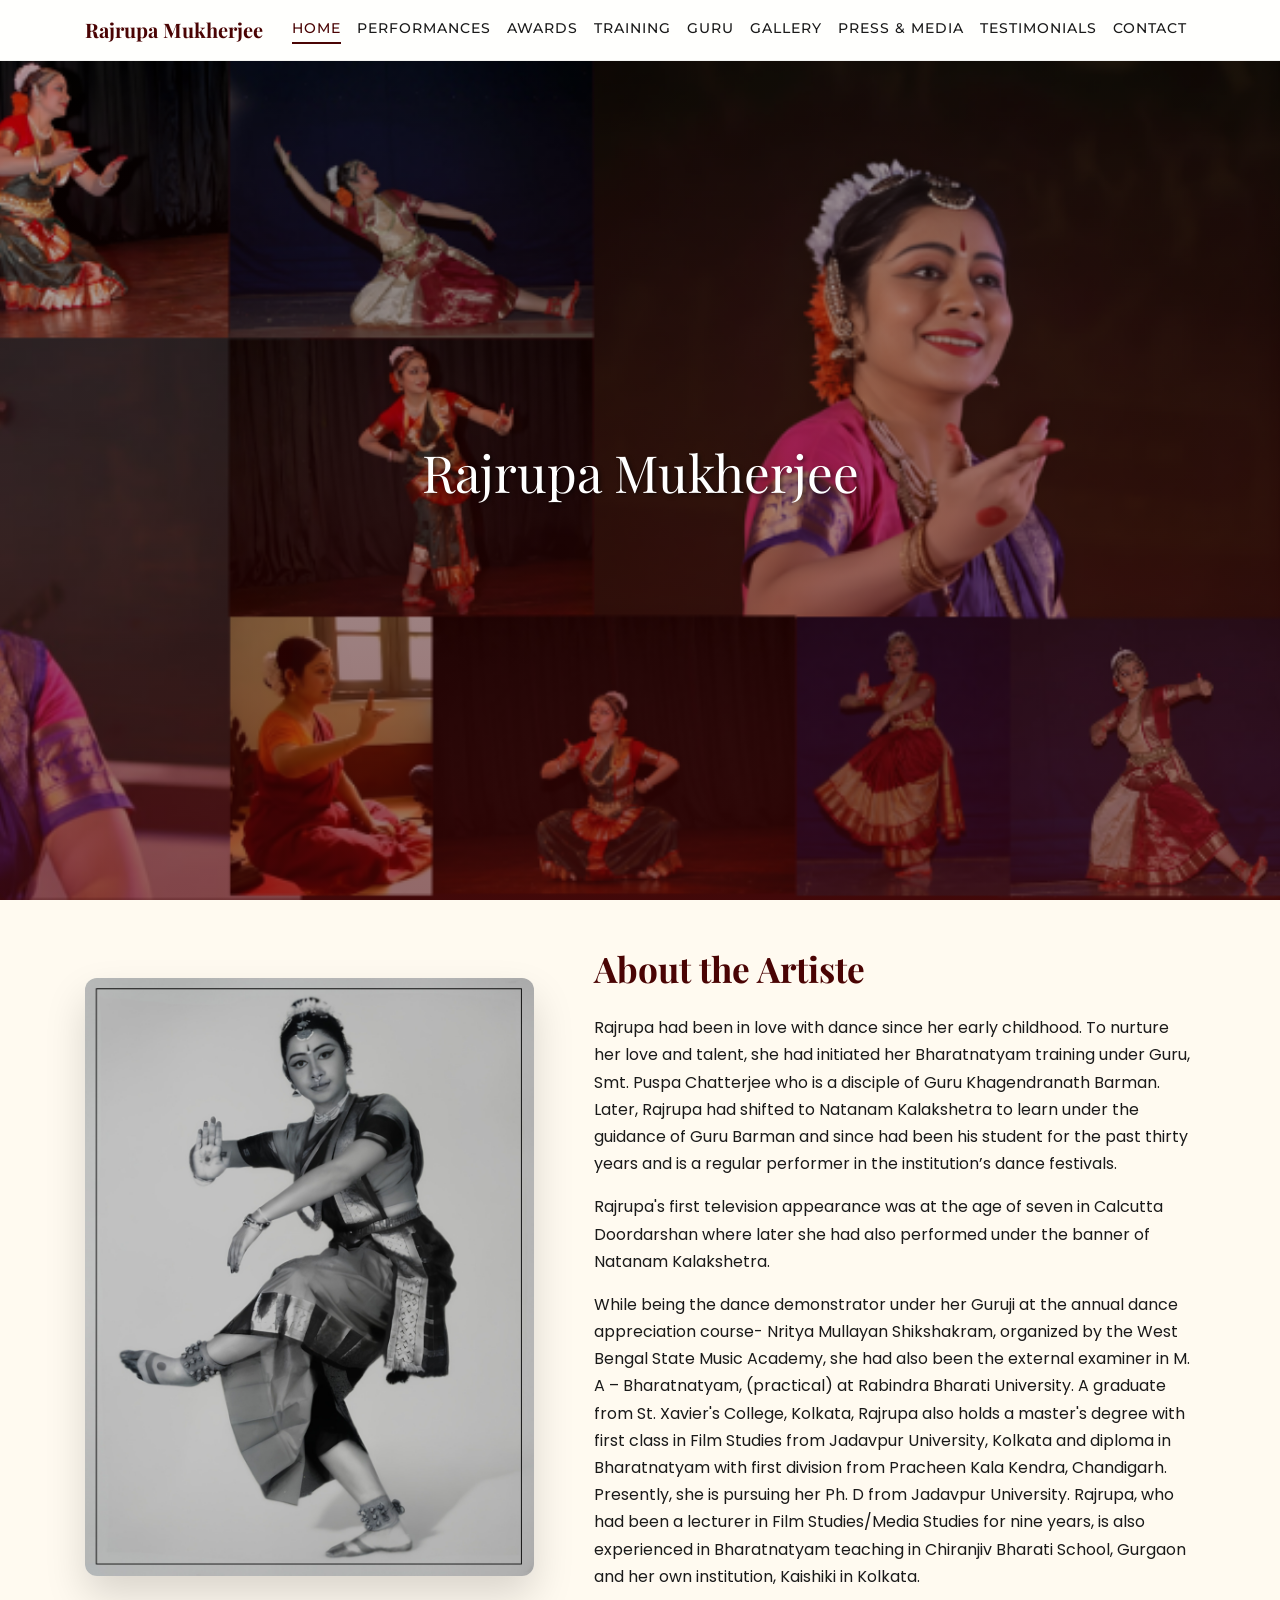
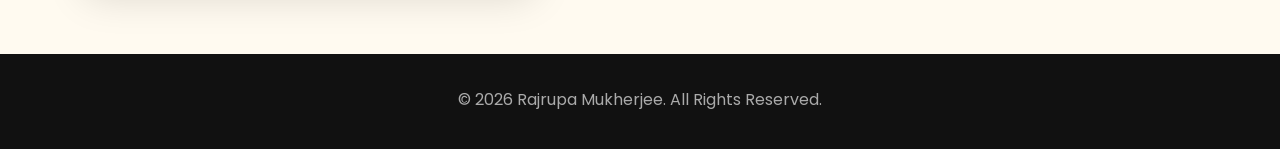
<file: index.html>
<!DOCTYPE html>
<html lang="en">

<head>
    <meta charset="UTF-8">
    <meta name="viewport" content="width=device-width, initial-scale=1.0">
    <title>Rajrupa Mukherjee |Bharatanatyam Dancer</title>

    <!-- Meta Tags -->
    <meta name="description"
        content="Rajrupa Mukherjee - Renowned Bharatanatyam Dancer in India, Bharatanatyam Dance Teacher in Kolkata.">
    <meta name="keywords" content="Rajrupa Mukherjee, Bharatanatyam Dancer, Kolkata, Classical Dance">
    <meta name="author" content="Rajrupa Mukherjee">

    <!-- Fonts -->
    <link rel="preconnect" href="https://fonts.googleapis.com">
    <link rel="preconnect" href="https://fonts.gstatic.com" crossorigin>
    <link
        href="https://fonts.googleapis.com/css2?family=Playfair+Display:wght@400;700&family=Montserrat:wght@300;400;500;600&family=Poppins:wght@300;400;600&display=swap"
        rel="stylesheet">

    <!-- Bootstrap CSS -->
    <link href="https://cdn.jsdelivr.net/npm/bootstrap@5.3.0/dist/css/bootstrap.min.css" rel="stylesheet">
    <!-- Font Awesome -->
    <link rel="stylesheet" href="https://cdnjs.cloudflare.com/ajax/libs/font-awesome/6.0.0/css/all.min.css">
    <!-- Custom CSS -->
    <link rel="stylesheet" href="css/modern.css">
    <!-- Responsive Overrides (loaded AFTER modern.css) -->
    <link rel="stylesheet" href="css/responsive.css">

    <link rel="icon" type="image/x-icon" href="favicon.ico">
</head>

<body class="home">

    <!-- Navigation -->
    <nav class="navbar navbar-expand-lg fixed-top glass-header" id="mainNavbar">
        <div class="container">
            <a class="navbar-brand" href="index.html">Rajrupa Mukherjee</a>
            <button class="navbar-toggler border-0" type="button" data-bs-toggle="collapse"
                data-bs-target="#navbarContent" aria-controls="navbarContent" aria-expanded="false"
                aria-label="Toggle navigation">
                <span class="navbar-toggler-icon"></span>
            </button>
            <div class="collapse navbar-collapse" id="navbarContent">
                <ul class="navbar-nav ms-auto mb-2 mb-lg-0">
                    <li class="nav-item"><a class="nav-link active" href="index.html">Home</a></li>
                    <li class="nav-item"><a class="nav-link" href="performances.html">Performances</a></li>
                    <li class="nav-item"><a class="nav-link" href="awards.html">Awards</a></li>
                    <li class="nav-item"><a class="nav-link" href="training.html">Training</a></li>
                    <li class="nav-item"><a class="nav-link" href="guru.html">Guru</a></li>
                    <li class="nav-item"><a class="nav-link" href="gallery.html">Gallery</a></li>
                    <li class="nav-item"><a class="nav-link" href="press.html">Press & Media</a></li>
                    <li class="nav-item"><a class="nav-link" href="review.html"> Testimonials</a></li>
                    <li class="nav-item"><a class="nav-link" href="contact.html">Contact</a></li>
                </ul>
            </div>
        </div>
    </nav>

    <!-- Hero Section -->
    <header class="hero-section home" id="heroSection">

        <!-- HERO IMAGE -->
        <img src="images/home page 2 (1).png"
            alt="Hero Image"
            class="hero-img">

        <!-- OVERLAY -->
        <div class="hero-overlay"></div>

        <!-- CONTENT -->
        <div class="hero-content">
            <h1 class="hero-title display-3">
                Rajrupa Mukherjee
            </h1>
        </div>

    </header>

    <!-- About Section -->
    <section class="section-padding">
        <div class="container">
            <div class="row align-items-center">
                <div class="col-lg-5 mb-4 mb-lg-0">
                    <div class="about-img-container" data-aos="fade-right">
                        <img src="images/101.png" alt="Rajrupa Mukherjee" class="about-img">
                    </div>
                </div>
                <div class="col-lg-7 ps-lg-5">
                    <h2 class="mb-4">About the Artiste</h2>
                    <!-- <p class="lead text-muted mb-4">A journey of passion, dedication, and excellence in Indian Classical -->
                        <!-- Dance.</p> -->
                    <p>Rajrupa had been in love with dance since her early childhood. To nurture her love and talent, she had initiated her Bharatnatyam training under Guru, Smt. Puspa Chatterjee who is a disciple of Guru Khagendranath Barman. Later, Rajrupa had shifted to Natanam Kalakshetra to learn under the guidance of Guru Barman and since had been his student for the past thirty years and is a regular performer in the institution’s dance festivals.</p>
                    <p>Rajrupa's first television appearance was at the age of seven in Calcutta Doordarshan where later she had also performed under the banner of Natanam Kalakshetra.</p>
                    <p>While being the dance demonstrator under her Guruji at the annual dance appreciation course- Nritya Mullayan Shikshakram, organized by the West Bengal State Music Academy, she had also been the external examiner in M. A – Bharatnatyam, (practical) at Rabindra Bharati University. A graduate from St. Xavier's College, Kolkata, Rajrupa also holds a master's degree with first class in Film Studies from Jadavpur University, Kolkata and diploma in Bharatnatyam with first division from Pracheen Kala Kendra, Chandigarh. Presently, she is pursuing her Ph. D from Jadavpur University. Rajrupa, who had been a lecturer in Film Studies/Media Studies for nine years, is also experienced in Bharatnatyam teaching in Chiranjiv Bharati School, Gurgaon and her own institution, Kaishiki in Kolkata.</p>
                </div>
            </div>
        </div>
    </section>

    <!-- Footer -->
    <footer class="footer">
        <div class="container text-center">
            <p class="mb-1">&copy; 2026 Rajrupa Mukherjee. All Rights Reserved.</p>
            <p class="small text-muted mb-0"></p>
        </div>
    </footer>

    <!-- Bootstrap Bundle with Popper -->
    <script src="https://cdn.jsdelivr.net/npm/bootstrap@5.3.0/dist/js/bootstrap.bundle.min.js"></script>
    <script>
        const navbar = document.getElementById('mainNavbar');
        const hero   = document.getElementById('heroSection');

        // Sets hero margin-top = exact current navbar height,
        // AND exposes the navbar height as the --nav-h CSS variable so the
        // fullscreen home hero can subtract it from 100dvh / 100vh.
        function adjustHero() {
            const h = navbar.offsetHeight;
            hero.style.marginTop = h + 'px';
            document.documentElement.style.setProperty('--nav-h', h + 'px');
        }

        // Run after full page load so fonts/navbar have final rendered height
        window.addEventListener('load', adjustHero);
        // Also run immediately as fallback
        adjustHero();

        // Run on every resize (handles orientation change, zoom, etc.)
        window.addEventListener('resize', adjustHero);
        window.addEventListener('orientationchange', adjustHero);

        // Run when mobile menu opens/closes (it changes navbar height)
        document.getElementById('navbarContent').addEventListener('shown.bs.collapse',  adjustHero);
        document.getElementById('navbarContent').addEventListener('hidden.bs.collapse', adjustHero);

        // Navbar styling on scroll
        window.addEventListener('scroll', function () {
            if (window.scrollY > 50) {
                navbar.classList.add('shadow-sm');
                navbar.style.background = 'rgba(255, 255, 255, 0.95)';
            } else {
                navbar.classList.remove('shadow-sm');
                navbar.style.background = 'rgba(255, 255, 255, 0.85)';
            }
        });
    </script>
</body>

</html>
</file>
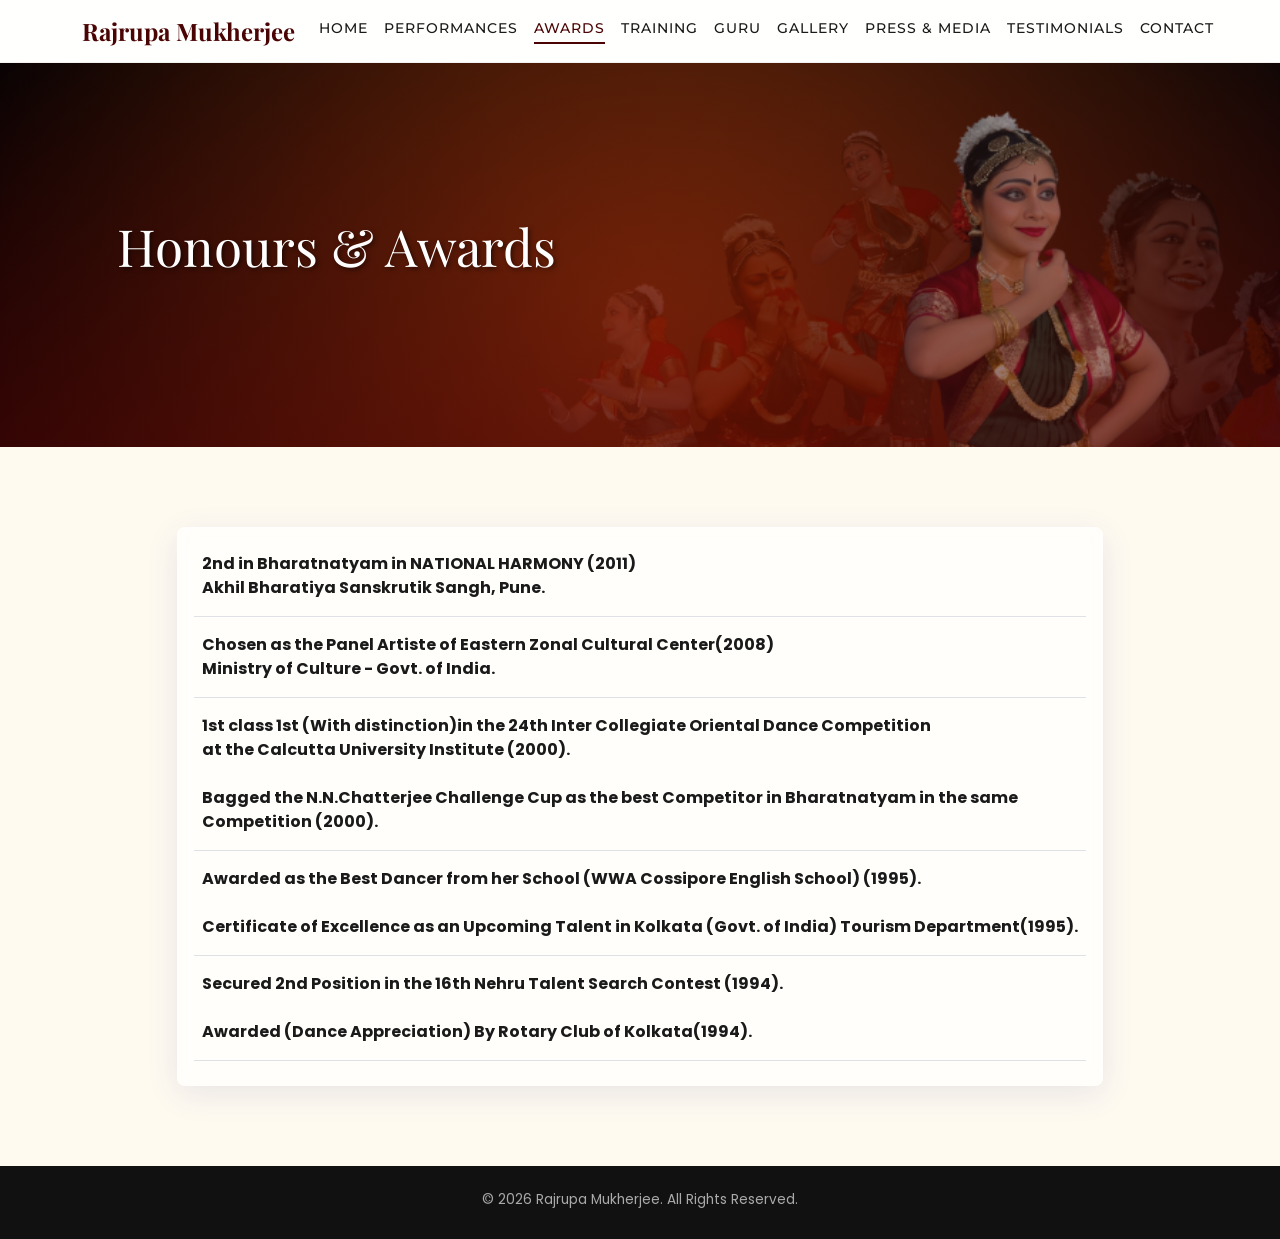
<file: awards.html>
<!DOCTYPE html>
<html lang="en">

<head>
    <meta charset="UTF-8">
    <meta name="viewport" content="width=device-width, initial-scale=1.0">
    <title>Awards | Rajrupa Mukherjee</title>

    <meta name="description" content="Awards and recognitions received by Rajrupa Mukherjee.">

    <!-- Fonts -->
    <link rel="preconnect" href="https://fonts.googleapis.com">
    <link rel="preconnect" href="https://fonts.gstatic.com" crossorigin>
    <link
        href="https://fonts.googleapis.com/css2?family=Playfair+Display:wght@400;700&family=Montserrat:wght@300;400;500;600&family=Poppins:wght@300;400;600&display=swap"
        rel="stylesheet">

    <!-- Bootstrap CSS -->
    <link href="https://cdn.jsdelivr.net/npm/bootstrap@5.3.0/dist/css/bootstrap.min.css" rel="stylesheet">
    <!-- Font Awesome -->
    <link rel="stylesheet" href="https://cdnjs.cloudflare.com/ajax/libs/font-awesome/6.0.0/css/all.min.css">
    <!-- Custom CSS -->
    <link rel="stylesheet" href="css/modern.css">

    <link rel="icon" type="image/x-icon" href="favicon.ico">
    <style>
        .award-card {
            transition: transform 0.3s;
            height: 100%;
        }

        .award-card:hover {
            transform: translateY(-5px);
        }

        .year-badge {
            background: var(--accent-color);
            color: white;
            padding: 5px 15px;
            border-radius: 20px;
            font-size: 0.9rem;
            display: inline-block;
            margin-bottom: 10px;
        }
    </style>
</head>

<body>

    <!-- Navigation -->
    <nav class="navbar navbar-expand-lg fixed-top glass-header" id="mainNavbar">
        <div class="container">
            <a class="navbar-brand" href="index.html">Rajrupa Mukherjee</a>
            <button class="navbar-toggler border-0" type="button" data-bs-toggle="collapse"
                data-bs-target="#navbarContent">
                <span class="navbar-toggler-icon"></span>
            </button>
            <div class="collapse navbar-collapse" id="navbarContent">
                <ul class="navbar-nav ms-auto mb-2 mb-lg-0">
                    <li class="nav-item"><a class="nav-link" href="index.html">Home</a></li>
                    <li class="nav-item"><a class="nav-link" href="performances.html">Performances</a></li>
                    <li class="nav-item"><a class="nav-link active" href="awards.html">Awards</a></li>
                    <li class="nav-item"><a class="nav-link" href="training.html">Training</a></li>
                    <li class="nav-item"><a class="nav-link" href="guru.html">Guru</a></li>
                    <li class="nav-item"><a class="nav-link" href="gallery.html">Gallery</a></li>
                    <li class="nav-item"><a class="nav-link" href="press.html">Press & Media</a></li>
                    <li class="nav-item"><a class="nav-link" href="review.html"> Testimonials</a></li>
                    <li class="nav-item"><a class="nav-link" href="contact.html">Contact</a></li>
                </ul>
            </div>
        </div>
    </nav>

    <header class="hero-section" id="heroSection">
        <img src="images/45.png" alt="Performance Journey" class="hero-img">
        <div class="hero-overlay"></div>
        <div class="hero-content">
            <h1 class="hero-title display-4">Honours & Awards</h1>
        </div>
    </header>

    <!-- Awards Section -->
    <section class="section-padding">
        <div class="container">

            <!-- Other Recognitions Table/List -->
            <div class="row justify-content-center">
                <div class="col-lg-10">
                    <div class="glass-panel p-4 rounded-3">
                        
                        <div class="row g-3">
                            <div class="col-md-12 border-bottom pb-3">
                                <strong>2nd in Bharatnatyam in NATIONAL HARMONY (2011)</strong><br>
                                <strong>Akhil Bharatiya Sanskrutik Sangh, Pune.</strong>
                            </div>
                            <div class="col-md-12 border-bottom pb-3">
                                <strong> Chosen as the Panel Artiste of Eastern Zonal Cultural Center(2008)</strong><br>
                                <strong >Ministry of Culture - Govt. of India.</strong>
                            </div>
                            <div class="col-md-12 border-bottom pb-3">
                                <strong>1st class 1st (With distinction)in the 24th Inter Collegiate Oriental Dance Competition</strong><br>
                                <strong>at the Calcutta University Institute (2000).</strong>
                                <br><br>
                                <strong>Bagged the N.N.Chatterjee Challenge Cup as the best Competitor in Bharatnatyam in the same Competition (2000).</strong>
                            </div>
                            <div class="col-md-12 border-bottom pb-3">
                                <strong>Awarded as the Best Dancer from her School (WWA Cossipore English School) (1995).</strong><br>
                                <br>
                                <strong>Certificate of Excellence as an Upcoming Talent in Kolkata (Govt. of India) Tourism Department(1995).</strong>
                            </div>
                            <div class="col-md-12 border-bottom pb-3">
                                <strong>Secured 2nd Position in the 16th Nehru Talent Search Contest (1994).</strong><br><br>
                                <strong>Awarded (Dance Appreciation) By Rotary Club of Kolkata(1994).</strong>
                            </div>
                        </div>
                    </div>
                </div>
            </div>

        </div>
    </section>

    <!-- Footer -->
    <footer class="footer">
        <div class="container text-center">
            <p class="mb-1">&copy; 2026 Rajrupa Mukherjee. All Rights Reserved.</p>
        </div>
    </footer>

    <!-- Bootstrap Bundle -->
    <script src="https://cdn.jsdelivr.net/npm/bootstrap@5.3.0/dist/js/bootstrap.bundle.min.js"></script>
    <script>
        const navbar = document.getElementById('mainNavbar');
        const hero   = document.getElementById('heroSection');

        function adjustHero() {
            hero.style.marginTop = navbar.offsetHeight + 'px';
        }

        // Run after full page load so fonts have final rendered height
        window.addEventListener('load', adjustHero);
        // Also run immediately as fallback
        adjustHero();

        // Run on every resize (handles orientation change, zoom, etc.)
        window.addEventListener('resize', adjustHero);

        // Run when mobile menu opens/closes (navbar grows taller)
        document.getElementById('navbarContent').addEventListener('shown.bs.collapse',  adjustHero);
        document.getElementById('navbarContent').addEventListener('hidden.bs.collapse', adjustHero);

        // Navbar styling on scroll
        window.addEventListener('scroll', function () {
            if (window.scrollY > 50) {
                navbar.classList.add('shadow-sm');
                navbar.style.background = 'rgba(255, 255, 255, 0.95)';
            } else {
                navbar.classList.remove('shadow-sm');
                navbar.style.background = 'rgba(255, 255, 255, 0.85)';
            }
        });
    </script>
</body>

</html>
</file>
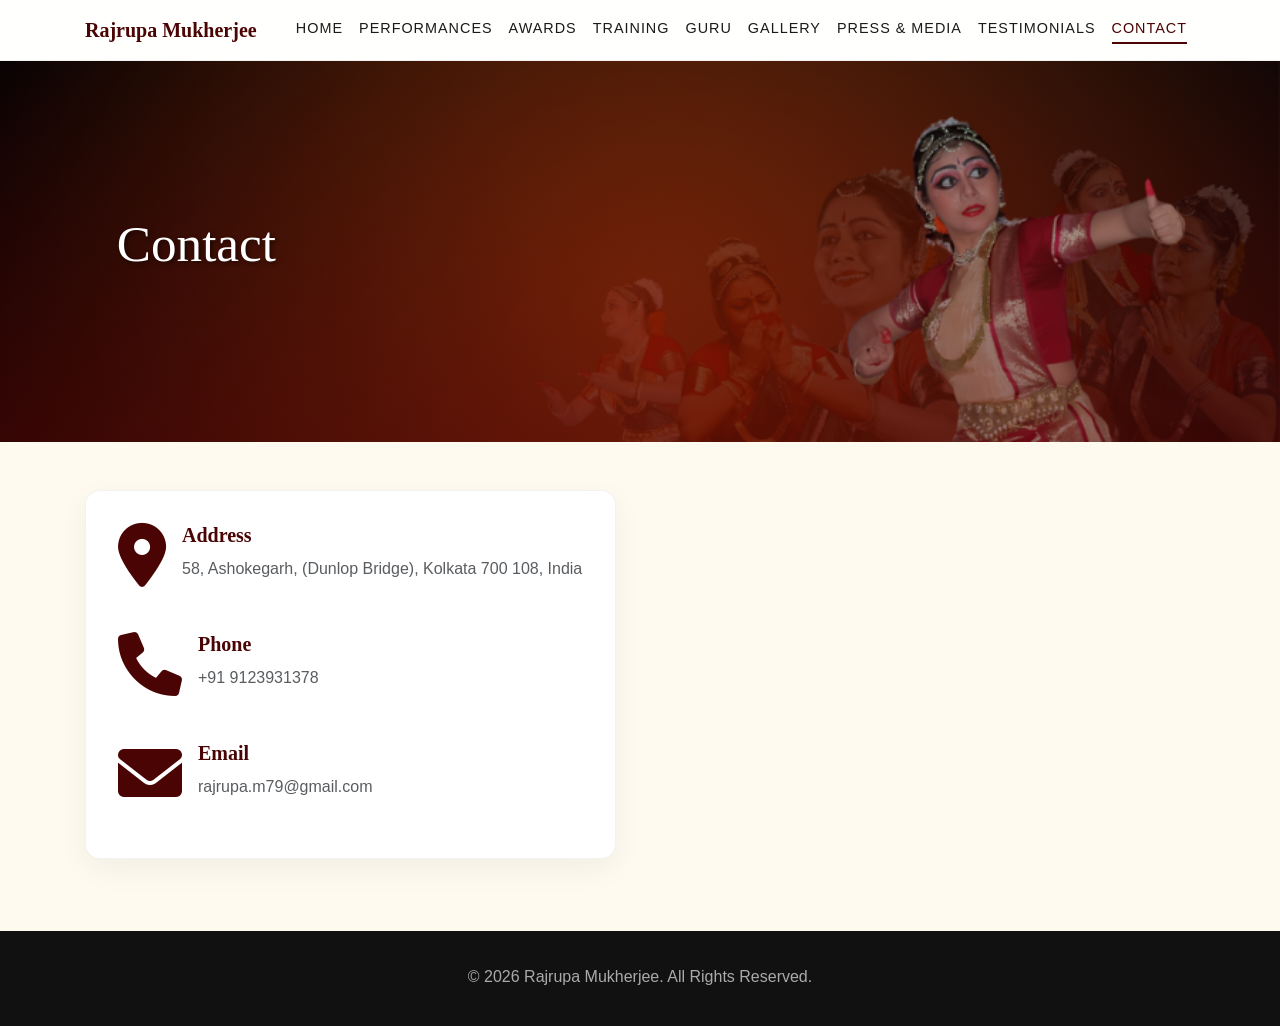
<file: contact.html>
<!DOCTYPE html>
<html lang="en">

<head>
    <meta charset="UTF-8">
    <meta name="viewport" content="width=device-width, initial-scale=1.0">
    <title>Contact | Rajrupa Mukherjee</title>

    <meta name="description"
        content="Contact Rajrupa Mukherjee for Bharatanatyam performances, workshops, and classes in Kolkata.">

    <!-- Fonts -->
    <link rel="preconnect" href="https://fonts.googleapis.com">
    <link rel="preconnect" href="https://fonts.gstatic.com" crossorigin>
    <link
        href="https://maps.app.goo.gl/GMzFNamUrR258WAU9"
        rel="stylesheet">

    <!-- Bootstrap CSS -->
    <link href="https://cdn.jsdelivr.net/npm/bootstrap@5.3.0/dist/css/bootstrap.min.css" rel="stylesheet">
    <!-- Font Awesome -->
    <link rel="stylesheet" href="https://cdnjs.cloudflare.com/ajax/libs/font-awesome/6.0.0/css/all.min.css">
    <!-- Custom CSS -->
    <link rel="stylesheet" href="css/modern.css">
    <!-- Responsive Overrides (loaded AFTER modern.css) -->
    <link rel="stylesheet" href="css/responsive.css">

    <link rel="icon" type="image/x-icon" href="favicon.ico">
</head>

<body>

    <!-- Navigation -->
    <nav class="navbar navbar-expand-lg fixed-top glass-header" id="mainNavbar">
        <div class="container">
            <a class="navbar-brand" href="index.html">Rajrupa Mukherjee</a>
            <button class="navbar-toggler border-0" type="button" data-bs-toggle="collapse"
                data-bs-target="#navbarContent">
                <span class="navbar-toggler-icon"></span>
            </button>
            <div class="collapse navbar-collapse" id="navbarContent">
                <ul class="navbar-nav ms-auto mb-2 mb-lg-0">
                    <li class="nav-item"><a class="nav-link" href="index.html">Home</a></li>
                    <li class="nav-item"><a class="nav-link" href="performances.html">Performances</a></li>
                    <li class="nav-item"><a class="nav-link" href="awards.html">Awards</a></li>
                    <li class="nav-item"><a class="nav-link" href="training.html">Training</a></li>
                    <li class="nav-item"><a class="nav-link" href="guru.html">Guru</a></li>
                    <li class="nav-item"><a class="nav-link" href="gallery.html">Gallery</a></li>
                    <li class="nav-item"><a class="nav-link" href="press.html">Press & Media</a></li>
                    <li class="nav-item"><a class="nav-link" href="review.html"> Testimonials</a></li>
                    <li class="nav-item"><a class="nav-link active" href="contact.html">Contact</a></li>
                </ul>
            </div>
        </div>
    </nav>

    <!-- Hero Section -->
    <header class="hero-section" id="heroSection">
        <img src="images/102.png" alt="Contact" class="hero-img">
        <div class="hero-overlay"></div>
        <div class="hero-content">
            <h1 class="hero-title display-4">Contact</h1>
        </div>
    </header>

    <!-- Contact Content -->
    <section class="section-padding">
        <div class="container">
            <div class="row g-5 contact-map-row">
                <!-- Contact Info -->
                <div class="col-lg-6">
                   

                    <div class="contact-card mb-4">
                        <div class="d-flex align-items-start mb-4">
                            <div class="contact-icon me-3">
                                <i class="fas fa-map-marker-alt fa-2x"></i>
                            </div>
                            <div>
                                <h5>Address</h5>
                                <p class="text-muted mb-0">58, Ashokegarh, (Dunlop Bridge), Kolkata 700 108, India</p>
                            </div>
                        </div>

                        <div class="d-flex align-items-start mb-4">
                            <div class="contact-icon me-3">
                                <i class="fas fa-phone-alt fa-2x fa-flip-horizontal"></i>
                            </div>
                            <div>
                                <h5>Phone</h5>
                                <p class="text-muted mb-0">+91 9123931378</p>
                            </div>
                        </div>

                        <div class="d-flex align-items-start">
                            <div class="contact-icon me-3">
                                <i class="fas fa-envelope fa-2x"></i>
                            </div>
                            <div>
                                <h5>Email</h5>
                                <p class="text-muted mb-0 contact-email">rajrupa.m79@gmail.com</p>
                            </div>
                        </div>
                    </div>
                </div>

                <!-- Map Column -->
               
            </div>
        </div>
    </section>

    <!-- Footer -->
    <footer class="footer">
        <div class="container text-center">
            <p class="mb-1">&copy; 2026 Rajrupa Mukherjee. All Rights Reserved.</p>
        </div>
    </footer>

    <!-- Bootstrap Bundle -->
    <script src="https://cdn.jsdelivr.net/npm/bootstrap@5.3.0/dist/js/bootstrap.bundle.min.js"></script>
    <script>
        const navbar = document.getElementById('mainNavbar');
        const hero   = document.getElementById('heroSection');

        function adjustHero() {
            hero.style.marginTop = navbar.offsetHeight + 'px';
        }

        window.addEventListener('load', adjustHero);
        adjustHero();
        window.addEventListener('resize', adjustHero);
        document.getElementById('navbarContent').addEventListener('shown.bs.collapse',  adjustHero);
        document.getElementById('navbarContent').addEventListener('hidden.bs.collapse', adjustHero);

        window.addEventListener('scroll', function () {
            if (window.scrollY > 50) {
                navbar.classList.add('shadow-sm');
                navbar.style.background = 'rgba(255, 255, 255, 0.95)';
            } else {
                navbar.classList.remove('shadow-sm');
                navbar.style.background = 'rgba(255, 255, 255, 0.85)';
            }
        });
    </script>
</body>

</html>
</file>
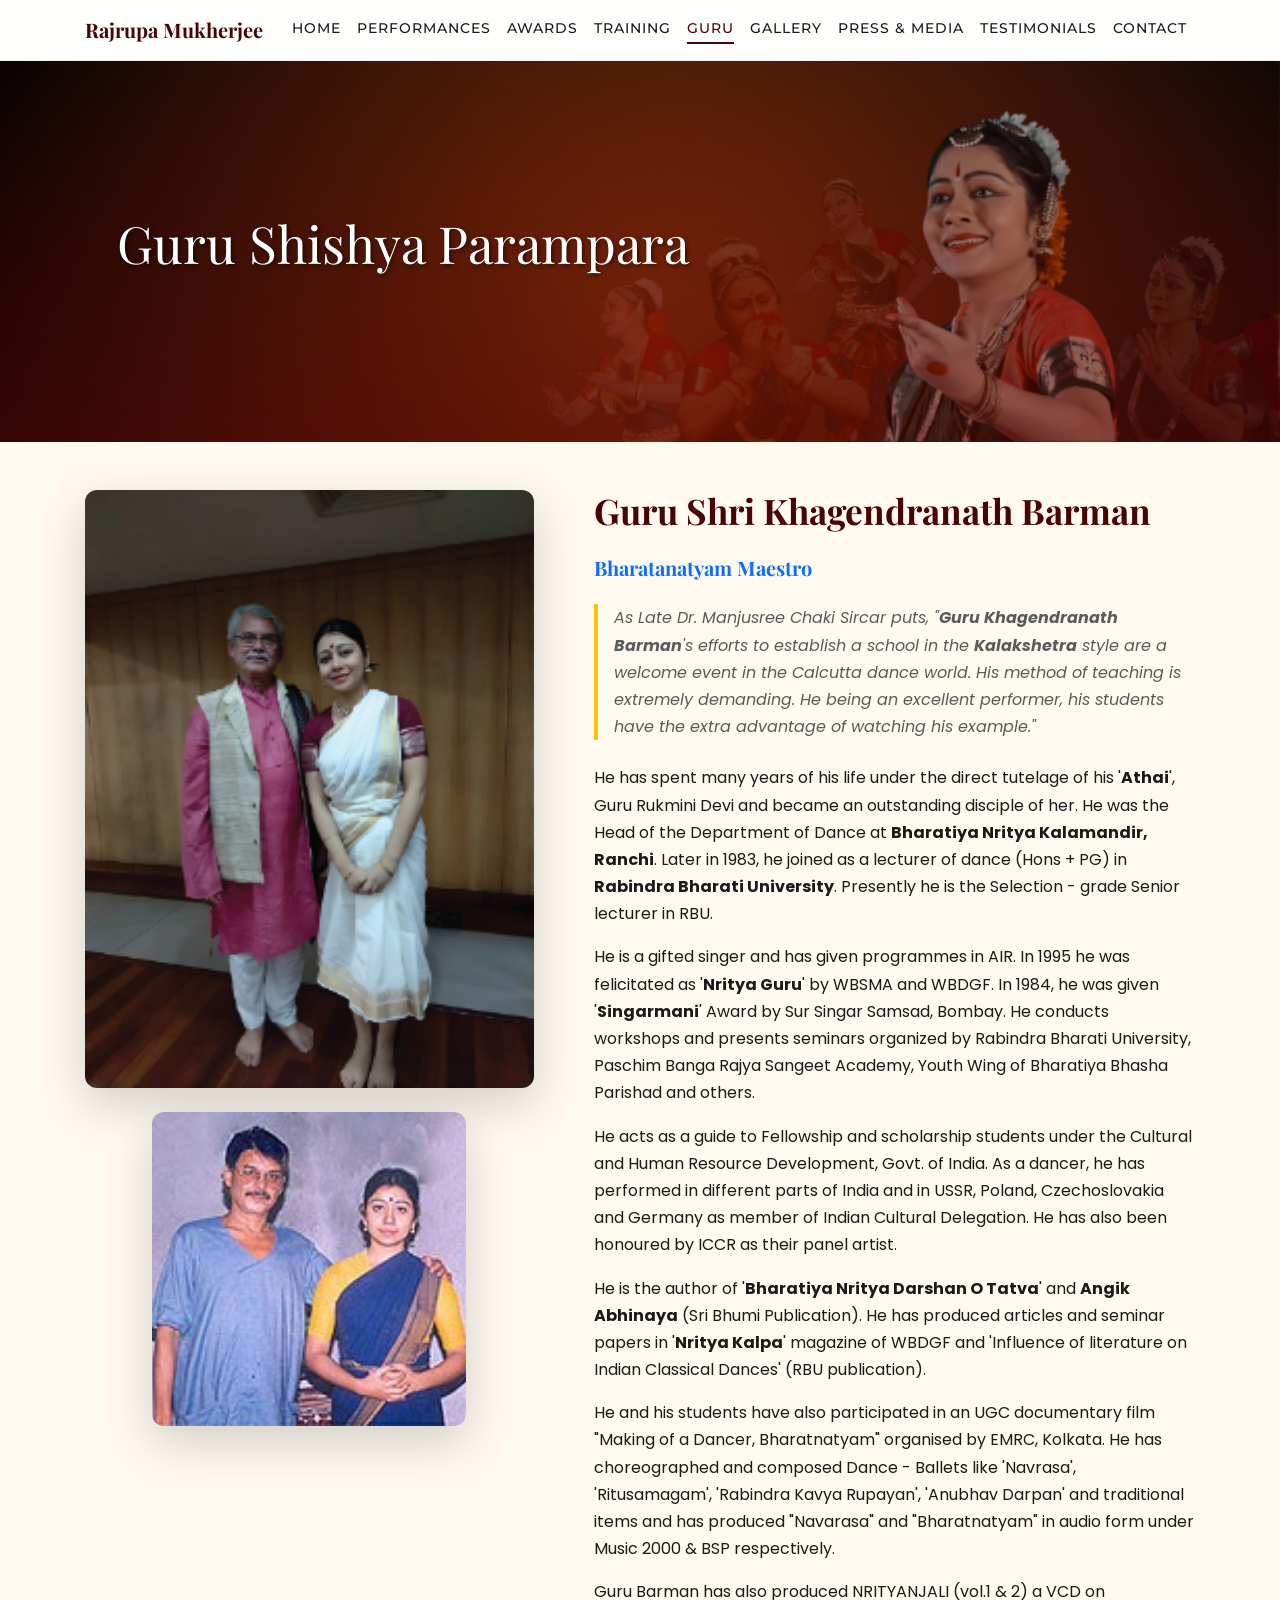
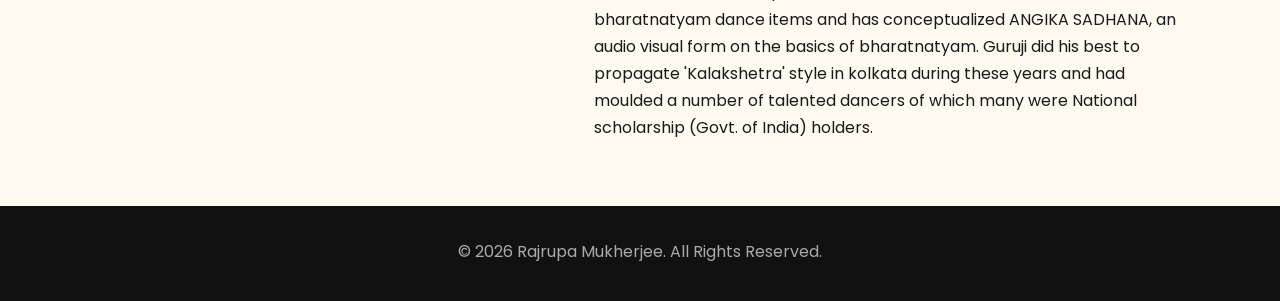
<file: guru.html>
<!DOCTYPE html>
<html lang="en">

<head>
    <meta charset="UTF-8">
    <meta name="viewport" content="width=device-width, initial-scale=1.0">
    <title>Guru | Rajrupa Mukherjee</title>

    <meta name="description"
        content="Pay homage to the Gurus of Rajrupa Mukherjee - Guru Shri Khagendranath Barman and Smt. Puspa Chatterjee.">

    <!-- Fonts -->
    <link rel="preconnect" href="https://fonts.googleapis.com">
    <link rel="preconnect" href="https://fonts.gstatic.com" crossorigin>
    <link
        href="https://fonts.googleapis.com/css2?family=Playfair+Display:wght@400;700&family=Montserrat:wght@300;400;500;600&family=Poppins:wght@300;400;600&display=swap"
        rel="stylesheet">

    <!-- Bootstrap CSS -->
    <link href="https://cdn.jsdelivr.net/npm/bootstrap@5.3.0/dist/css/bootstrap.min.css" rel="stylesheet">
    <!-- Font Awesome -->
    <link rel="stylesheet" href="https://cdnjs.cloudflare.com/ajax/libs/font-awesome/6.0.0/css/all.min.css">
    <!-- Custom CSS -->
    <link rel="stylesheet" href="css/modern.css">
    <!-- Responsive Overrides (loaded AFTER modern.css) -->
    <link rel="stylesheet" href="css/responsive.css">

    <link rel="icon" type="image/x-icon" href="favicon.ico">
</head>

<body>

    <!-- Navigation -->
    <nav class="navbar navbar-expand-lg fixed-top glass-header" id="mainNavbar">
        <div class="container">
            <a class="navbar-brand" href="index.html">Rajrupa Mukherjee</a>
            <button class="navbar-toggler border-0" type="button" data-bs-toggle="collapse"
                data-bs-target="#navbarContent">
                <span class="navbar-toggler-icon"></span>
            </button>
            <div class="collapse navbar-collapse" id="navbarContent">
                <ul class="navbar-nav ms-auto mb-2 mb-lg-0">
                    <li class="nav-item"><a class="nav-link" href="index.html">Home</a></li>
                    <li class="nav-item"><a class="nav-link" href="performances.html">Performances</a></li>
                    <li class="nav-item"><a class="nav-link" href="awards.html">Awards</a></li>
                    <li class="nav-item"><a class="nav-link" href="training.html">Training</a></li>
                    <li class="nav-item"><a class="nav-link active" href="guru.html">Guru</a></li>
                    <li class="nav-item"><a class="nav-link" href="gallery.html">Gallery</a></li>
                    <li class="nav-item"><a class="nav-link" href="press.html">Press & Media</a></li>
                    <li class="nav-item"><a class="nav-link" href="review.html">Testimonials</a></li>
                    <li class="nav-item"><a class="nav-link" href="contact.html">Contact</a></li>
                </ul>
            </div>
        </div>
    </nav>

    <!-- Hero Section -->
    <header class="hero-section" id="heroSection">
        <img src="images/44.png" alt="Guru Shishya Parampara" class="hero-img">
        <div class="hero-overlay"></div>
        <div class="hero-content">
            <h1 class="hero-title display-4">Guru Shishya Parampara</h1>
        </div>
    </header>

    <!-- Main Guru Section -->
    <section class="section-padding">
        <div class="container">
            <div class="row align-items-start">
                <div class="col-lg-5 mb-4 mb-lg-0 sticky-lg-top" style="top: 100px; z-index: 1;">
                    <div class="about-img-container shadow-lg">
                        <img src="images/24.png" alt="Guru Shri Khagendranath Barman" class="about-img">
                    </div>
                    <div class="about-img-container shadow-lg mt-4 smaller-guru-img">
                        <img src="images/guru.jpg" alt="Guru with disciple" class="about-img">
                    </div>
                </div>
                <div class="col-lg-7 ps-lg-5">
                    <h2 class="section-title mb-4">Guru Shri Khagendranath Barman</h2>
                    <h5 class="text-primary mb-3">Bharatanatyam Maestro</h5>

                    <div class="content-block text-justify">
                        <p class="fst-italic text-muted border-start border-4 border-warning ps-3 my-4">
                            As Late Dr. Manjusree Chaki Sircar puts, "<strong>Guru Khagendranath Barman</strong>'s
                            efforts to establish a school in the <strong>Kalakshetra</strong> style are a welcome event
                            in the Calcutta dance world. His method of teaching is extremely demanding. He being an
                            excellent performer, his students have the extra advantage of watching his example."
                        </p>

                        <p>He has spent many years of his life under the direct tutelage of his
                            '<strong>Athai</strong>', Guru Rukmini Devi and became an outstanding disciple of her. He
                            was the Head of the Department of Dance at <strong>Bharatiya Nritya Kalamandir,
                                Ranchi</strong>. Later in 1983, he joined as a lecturer of dance (Hons + PG) in
                            <strong>Rabindra Bharati University</strong>. Presently he is the Selection - grade Senior
                            lecturer in RBU.
                        </p>

                        <p>He is a gifted singer and has given programmes in AIR. In 1995 he was felicitated as
                            '<strong>Nritya Guru</strong>' by WBSMA and WBDGF. In 1984, he was given
                            '<strong>Singarmani</strong>' Award by Sur Singar Samsad, Bombay. He conducts workshops and
                            presents seminars organized by Rabindra Bharati University, Paschim Banga Rajya Sangeet
                            Academy, Youth Wing of Bharatiya Bhasha Parishad and others.</p>

                        <p>He acts as a guide to Fellowship and scholarship students under the Cultural and Human
                            Resource Development, Govt. of India. As a dancer, he has performed in different parts of
                            India and in USSR, Poland, Czechoslovakia and Germany as member of Indian Cultural
                            Delegation. He has also been honoured by ICCR as their panel artist.</p>

                        <p>He is the author of '<strong>Bharatiya Nritya Darshan O Tatva</strong>' and <strong>Angik
                                Abhinaya</strong> (Sri Bhumi Publication). He has produced articles and seminar papers
                            in '<strong>Nritya Kalpa</strong>' magazine of WBDGF and 'Influence of literature on Indian
                            Classical Dances' (RBU publication).</p>

                        <p>He and his students have also participated in an UGC documentary film "Making of a Dancer,
                            Bharatnatyam" organised by EMRC, Kolkata. He has choreographed and composed Dance - Ballets
                            like 'Navrasa', 'Ritusamagam', 'Rabindra Kavya Rupayan', 'Anubhav Darpan' and traditional
                            items and has produced "Navarasa" and "Bharatnatyam" in audio form under Music 2000 & BSP
                            respectively.</p>

                        <p>Guru Barman has also produced NRITYANJALI (vol.1 & 2) a VCD on bharatnatyam dance items and
                            has conceptualized ANGIKA SADHANA, an audio visual form on the basics of bharatnatyam.
                            Guruji did his best to propagate 'Kalakshetra' style in kolkata during these years and had
                            moulded a number of talented dancers of which many were National scholarship (Govt. of
                            India) holders.</p>
                    </div>
                </div>
            </div>
        </div>
    </section>

    <!-- Footer -->
    <footer class="footer">
        <div class="container text-center">
            <p class="mb-1">&copy; 2026 Rajrupa Mukherjee. All Rights Reserved.</p>
        </div>
    </footer>

    <!-- Bootstrap Bundle -->
    <script src="https://cdn.jsdelivr.net/npm/bootstrap@5.3.0/dist/js/bootstrap.bundle.min.js"></script>
    <script>
        const navbar = document.getElementById('mainNavbar');
        const hero   = document.getElementById('heroSection');

        function adjustHero() {
            hero.style.marginTop = navbar.offsetHeight + 'px';
        }

        window.addEventListener('load', adjustHero);
        adjustHero();
        window.addEventListener('resize', adjustHero);
        document.getElementById('navbarContent').addEventListener('shown.bs.collapse',  adjustHero);
        document.getElementById('navbarContent').addEventListener('hidden.bs.collapse', adjustHero);

        window.addEventListener('scroll', function () {
            if (window.scrollY > 50) {
                navbar.classList.add('shadow-sm');
                navbar.style.background = 'rgba(255, 255, 255, 0.95)';
            } else {
                navbar.classList.remove('shadow-sm');
                navbar.style.background = 'rgba(255, 255, 255, 0.85)';
            }
        });
    </script>
</body>

</html>
</file>
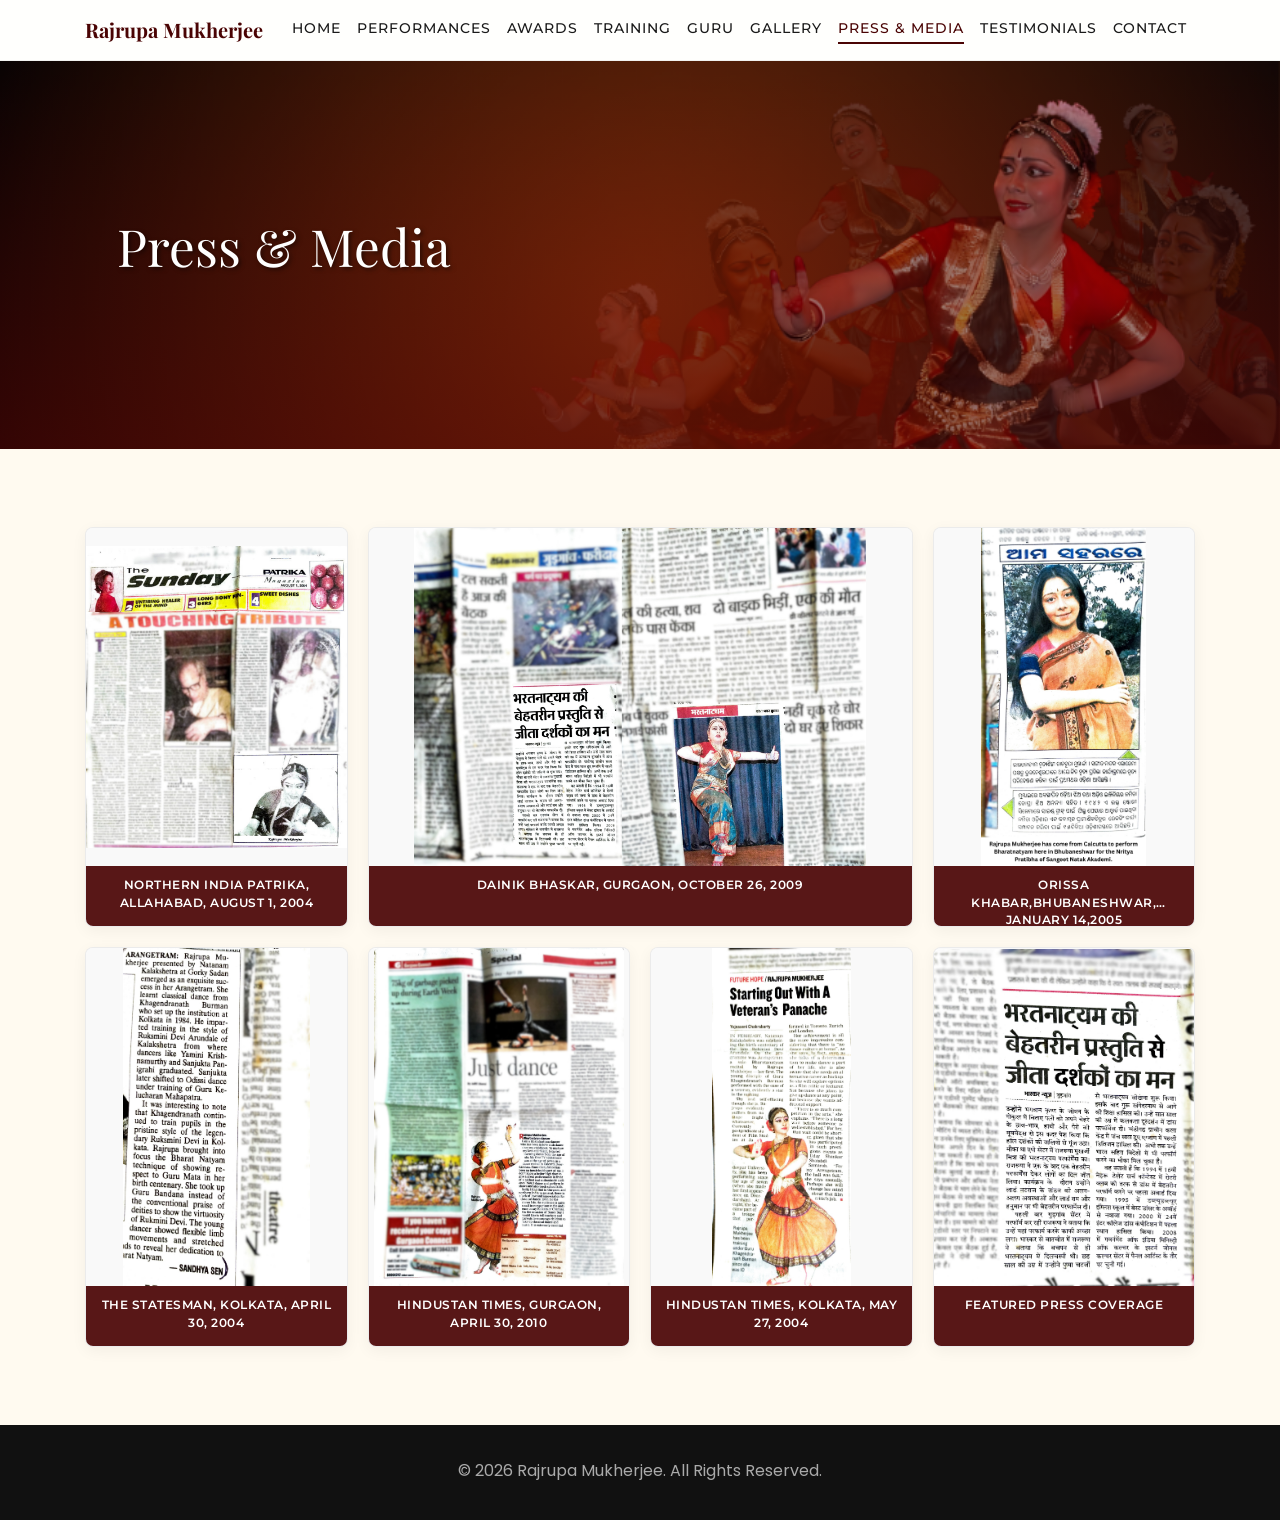
<file: press.html>
<!DOCTYPE html>
<html lang="en">

<head>
    <meta charset="UTF-8">
    <meta name="viewport" content="width=device-width, initial-scale=1.0">
    <title>Press & Media | Rajrupa Mukherjee</title>

    <meta name="description"
        content="Press coverage and media mentions of Rajrupa Mukherjee - Renowned Bharatanatyam Dancer.">

    <!-- Fonts -->
    <link rel="preconnect" href="https://fonts.googleapis.com">
    <link rel="preconnect" href="https://fonts.gstatic.com" crossorigin>
    <link
        href="https://fonts.googleapis.com/css2?family=Playfair+Display:wght@400;700&family=Montserrat:wght@300;400;500;600&family=Poppins:wght@300;400;600&display=swap"
        rel="stylesheet">

    <!-- Bootstrap CSS -->
    <link href="https://cdn.jsdelivr.net/npm/bootstrap@5.3.0/dist/css/bootstrap.min.css" rel="stylesheet">
    <!-- Font Awesome -->
    <link rel="stylesheet" href="https://cdnjs.cloudflare.com/ajax/libs/font-awesome/6.0.0/css/all.min.css">
    <!-- Custom CSS -->
    <link rel="stylesheet" href="css/modern.css">
    <!-- Responsive Overrides (loaded AFTER modern.css) -->
    <link rel="stylesheet" href="css/responsive.css">

    <link rel="icon" type="image/x-icon" href="favicon.ico">
    <style>
        .press-grid {
            display: flex;
            flex-wrap: wrap;
            margin: 0 -10px;
            padding: 20px 0;
            justify-content: center;
        }

        /* DEFAULT ITEMS = 25% */
        .press-item-wrapper {
            padding: 10px;
            flex: 0 0 25%;
            max-width: 25%;
        }

        /* MAKE 2ND ITEM DOUBLE WIDTH = 50% */
        .press-item-wrapper:nth-child(2) {
            flex: 0 0 50%;
            max-width: 50%;
        }

        .press-item {
            position: relative;
            overflow: hidden;
            transition: all 0.3s ease;
            text-align: center;
            background: #fff;
            border-radius: 8px;
            box-shadow: 0 4px 15px rgba(0, 0, 0, 0.05);
            border: 1px solid rgba(0, 0, 0, 0.08);

            height: 400px;

            /* COLUMN layout: image on top, caption below */
            display: flex;
            flex-direction: column;
            align-items: stretch;
            justify-content: flex-start;
        }

        .press-item:hover {
            transform: translateY(-5px);
            box-shadow: 0 12px 25px rgba(74, 4, 4, 0.1);
            border-color: var(--accent-color);
        }

        .press-img-link {
            flex: 1 1 auto;
            min-height: 0;
            width: 100%;
            display: flex;
            align-items: center;
            justify-content: center;
            background: #f9f9f9;
            overflow: hidden;
        }

        .press-img {
            max-width: 100%;
            max-height: 100%;
            width: auto;
            height: auto;
            object-fit: contain;
            transition: transform 0.5s ease;
            display: block;
            margin: 0 auto;
        }

        .press-item:hover .press-img {
            transform: scale(1.02);
        }

        /* ═══════════════════════════════════════════════
           PRESS TITLE — EXACTLY 2 lines tall on every card.
           - line-clamp limits visible text to 2 lines
           - matched min-height + max-height locks the
             rendered box height regardless of text length
           - flex column centers the clamped text vertically
           ═══════════════════════════════════════════════ */
        .press-title {
            flex: 0 0 auto;
            box-sizing: border-box;
            width: 100%;
            margin: 0;
            padding: 10px 12px;
            text-align: center;

            font-family: 'Montserrat', sans-serif;
            font-size: 0.78rem;
            font-weight: 600;
            letter-spacing: 0.5px;
            line-height: 1.4;
            text-transform: uppercase;

            color: #ffffff;
            background: rgba(74, 4, 4, 0.92);

            /* Clamp to 2 lines */
            display: -webkit-box;
            -webkit-line-clamp: 2;
            -webkit-box-orient: vertical;
            overflow: hidden;
            text-overflow: ellipsis;

            /* Lock height: 2 lines * 1.4 line-height * 0.78rem + 20px padding
               ≈ 2 * 17.5px + 20px ≈ 55px. We force exact match: */
            height: 60px;
            min-height: 60px;
            max-height: 60px;

            word-break: break-word;
            overflow-wrap: break-word;
        }

        @media (max-width: 1100px) {
            .press-item-wrapper {
                flex: 0 0 33.333%;
                max-width: 33.333%;
            }
            .press-item-wrapper:nth-child(2) {
                flex: 0 0 66.666%;
                max-width: 66.666%;
            }
        }

        @media (max-width: 900px) {
            .press-item-wrapper {
                flex: 0 0 50%;
                max-width: 50%;
            }
            .press-item-wrapper:nth-child(2) {
                flex: 0 0 100%;
                max-width: 100%;
            }
        }

        /* MOBILE — single column, 2nd item also full width */
        @media (max-width: 600px) {
            .press-item-wrapper,
            .press-item-wrapper:nth-child(2) {
                flex: 0 0 100% !important;
                max-width: 320px !important;
                margin: 0 auto !important;
            }

            .press-item {
                height: 320px;
            }
            .press-title {
                font-size: 0.72rem;
                padding: 8px 10px;
                letter-spacing: 0.3px;
                height: 54px;
                min-height: 54px;
                max-height: 54px;
            }
        }

        /* SMALL MOBILE */
        @media (max-width: 480px) {
            .press-item-wrapper,
            .press-item-wrapper:nth-child(2) {
                max-width: 280px !important;
            }
            .press-item {
                height: 290px;
            }
            .press-title {
                font-size: 0.68rem;
                padding: 7px 8px;
                height: 50px;
                min-height: 50px;
                max-height: 50px;
            }
        }

        /* EXTRA SMALL */
        @media (max-width: 380px) {
            .press-item-wrapper,
            .press-item-wrapper:nth-child(2) {
                max-width: 240px !important;
                padding: 6px;
            }
            .press-item {
                height: 260px;
            }
            .press-title {
                font-size: 0.64rem;
                padding: 6px 6px;
                letter-spacing: 0.2px;
                height: 46px;
                min-height: 46px;
                max-height: 46px;
            }
        }

        /* TINY */
        @media (max-width: 340px) {
            .press-item-wrapper,
            .press-item-wrapper:nth-child(2) {
                max-width: 210px !important;
            }
            .press-item {
                height: 240px;
            }
            .press-title {
                font-size: 0.6rem;
                padding: 5px 5px;
                height: 42px;
                min-height: 42px;
                max-height: 42px;
            }
        }
    </style>
</head>

<body>

    <!-- Navigation -->
    <nav class="navbar navbar-expand-lg fixed-top glass-header" id="mainNavbar">
        <div class="container">
            <a class="navbar-brand" href="index.html">Rajrupa Mukherjee</a>
            <button class="navbar-toggler border-0" type="button" data-bs-toggle="collapse"
                data-bs-target="#navbarContent">
                <span class="navbar-toggler-icon"></span>
            </button>
            <div class="collapse navbar-collapse" id="navbarContent">
                <ul class="navbar-nav ms-auto mb-2 mb-lg-0">
                    <li class="nav-item"><a class="nav-link" href="index.html">Home</a></li>
                    <li class="nav-item"><a class="nav-link" href="performances.html">Performances</a></li>
                    <li class="nav-item"><a class="nav-link" href="awards.html">Awards</a></li>
                    <li class="nav-item"><a class="nav-link" href="training.html">Training</a></li>
                    <li class="nav-item"><a class="nav-link" href="guru.html">Guru</a></li>
                    <li class="nav-item"><a class="nav-link" href="gallery.html">Gallery</a></li>
                    <li class="nav-item"><a class="nav-link active" href="press.html">Press & Media</a></li>
                    <li class="nav-item"><a class="nav-link" href="review.html">Testimonials</a></li>
                    <li class="nav-item"><a class="nav-link" href="contact.html">Contact</a></li>
                </ul>
            </div>
        </div>
    </nav>

    <!-- Hero Section -->
    <header class="hero-section" id="heroSection">
        <img src="images/46.png" alt="Press & Media" class="hero-img">
        <div class="hero-overlay"></div>
        <div class="hero-content">
            <h1 class="hero-title display-4">Press & Media</h1>
        </div>
    </header>

    <!-- Press Gallery Section -->
    <section class="section-padding">
        <div class="container">

            <div class="press-grid">
                <!-- Clipping 1 -->
                <div class="press-item-wrapper">
                    <div class="press-item">
                        <a href="images/press/1.png" target="_blank" class="press-img-link">
                            <img src="images/press/1.png" alt="Press Clipping" class="press-img">
                        </a>
                        <p class="press-title">NORTHERN INDIA PATRIKA, ALLAHABAD, AUGUST 1, 2004</p>
                    </div>
                </div>

                <!-- Clipping 2 -->
                <div class="press-item-wrapper">
                    <div class="press-item">
                        <a href="images/press/8.png" target="_blank" class="press-img-link">
                            <img src="images/press/8.png" alt="Press Clipping" class="press-img">
                        </a>
                        <p class="press-title">DAINIK BHASKAR, GURGAON, OCTOBER 26, 2009</p>
                    </div>
                </div>

                <!-- Clipping 3 -->
                <div class="press-item-wrapper">
                    <div class="press-item">
                        <a href="images/press/4(1).png" target="_blank" class="press-img-link">
                            <img src="images/press/4.png" alt="Press Clipping" class="press-img">
                        </a>
                        <p class="press-title">ORISSA KHABAR,BHUBANESHWAR, JANUARY 14,2005</p>
                    </div>
                </div>

                <!-- Clipping 4 -->
                <div class="press-item-wrapper">
                    <div class="press-item">
                        <a href="images/press/5.png" target="_blank" class="press-img-link">
                            <img src="images/press/5.png" alt="Press Clipping" class="press-img">
                        </a>
                        <p class="press-title">THE STATESMAN, KOLKATA, APRIL 30, 2004</p>
                    </div>
                </div>

                <!-- Clipping 5 -->
                <div class="press-item-wrapper">
                    <div class="press-item">
                        <a href="images/press/6.png" target="_blank" class="press-img-link">
                            <img src="images/press/6.png" alt="Press Clipping" class="press-img">
                        </a>
                        <p class="press-title">HINDUSTAN TIMES, GURGAON, APRIL 30, 2010</p>
                    </div>
                </div>

                <!-- Clipping 6 -->
                <div class="press-item-wrapper">
                    <div class="press-item">
                        <a href="images/press/7.png" target="_blank" class="press-img-link">
                            <img src="images/press/7.png" alt="Press Clipping" class="press-img">
                        </a>
                        <p class="press-title">HINDUSTAN TIMES, KOLKATA, MAY 27, 2004</p>
                    </div>
                </div>

                <!-- Clipping 7 -->
                <div class="press-item-wrapper">
                    <div class="press-item">
                        <a href="images/press/3.png" target="_blank" class="press-img-link">
                            <img src="images/press/news.png" alt="Press Clipping" class="press-img">
                        </a>
                        <p class="press-title">FEATURED PRESS COVERAGE</p>
                    </div>
                </div>
            </div>
        </div>
    </section>

    <!-- Footer -->
    <footer class="footer">
        <div class="container text-center">
            <p class="mb-1">&copy; 2026 Rajrupa Mukherjee. All Rights Reserved.</p>
        </div>
    </footer>

    <!-- Bootstrap Bundle -->
    <script src="https://cdn.jsdelivr.net/npm/bootstrap@5.3.0/dist/js/bootstrap.bundle.min.js"></script>
    <script>
        const navbar = document.getElementById('mainNavbar');
        const hero   = document.getElementById('heroSection');

        function adjustHero() {
            hero.style.marginTop = navbar.offsetHeight + 'px';
        }

        window.addEventListener('load', adjustHero);
        adjustHero();
        window.addEventListener('resize', adjustHero);
        document.getElementById('navbarContent').addEventListener('shown.bs.collapse',  adjustHero);
        document.getElementById('navbarContent').addEventListener('hidden.bs.collapse', adjustHero);

        window.addEventListener('scroll', function () {
            if (window.scrollY > 50) {
                navbar.classList.add('shadow-sm');
                navbar.style.background = 'rgba(255, 255, 255, 0.95)';
            } else {
                navbar.classList.remove('shadow-sm');
                navbar.style.background = 'rgba(255, 255, 255, 0.85)';
            }
        });
    </script>
</body>

</html>
</file>
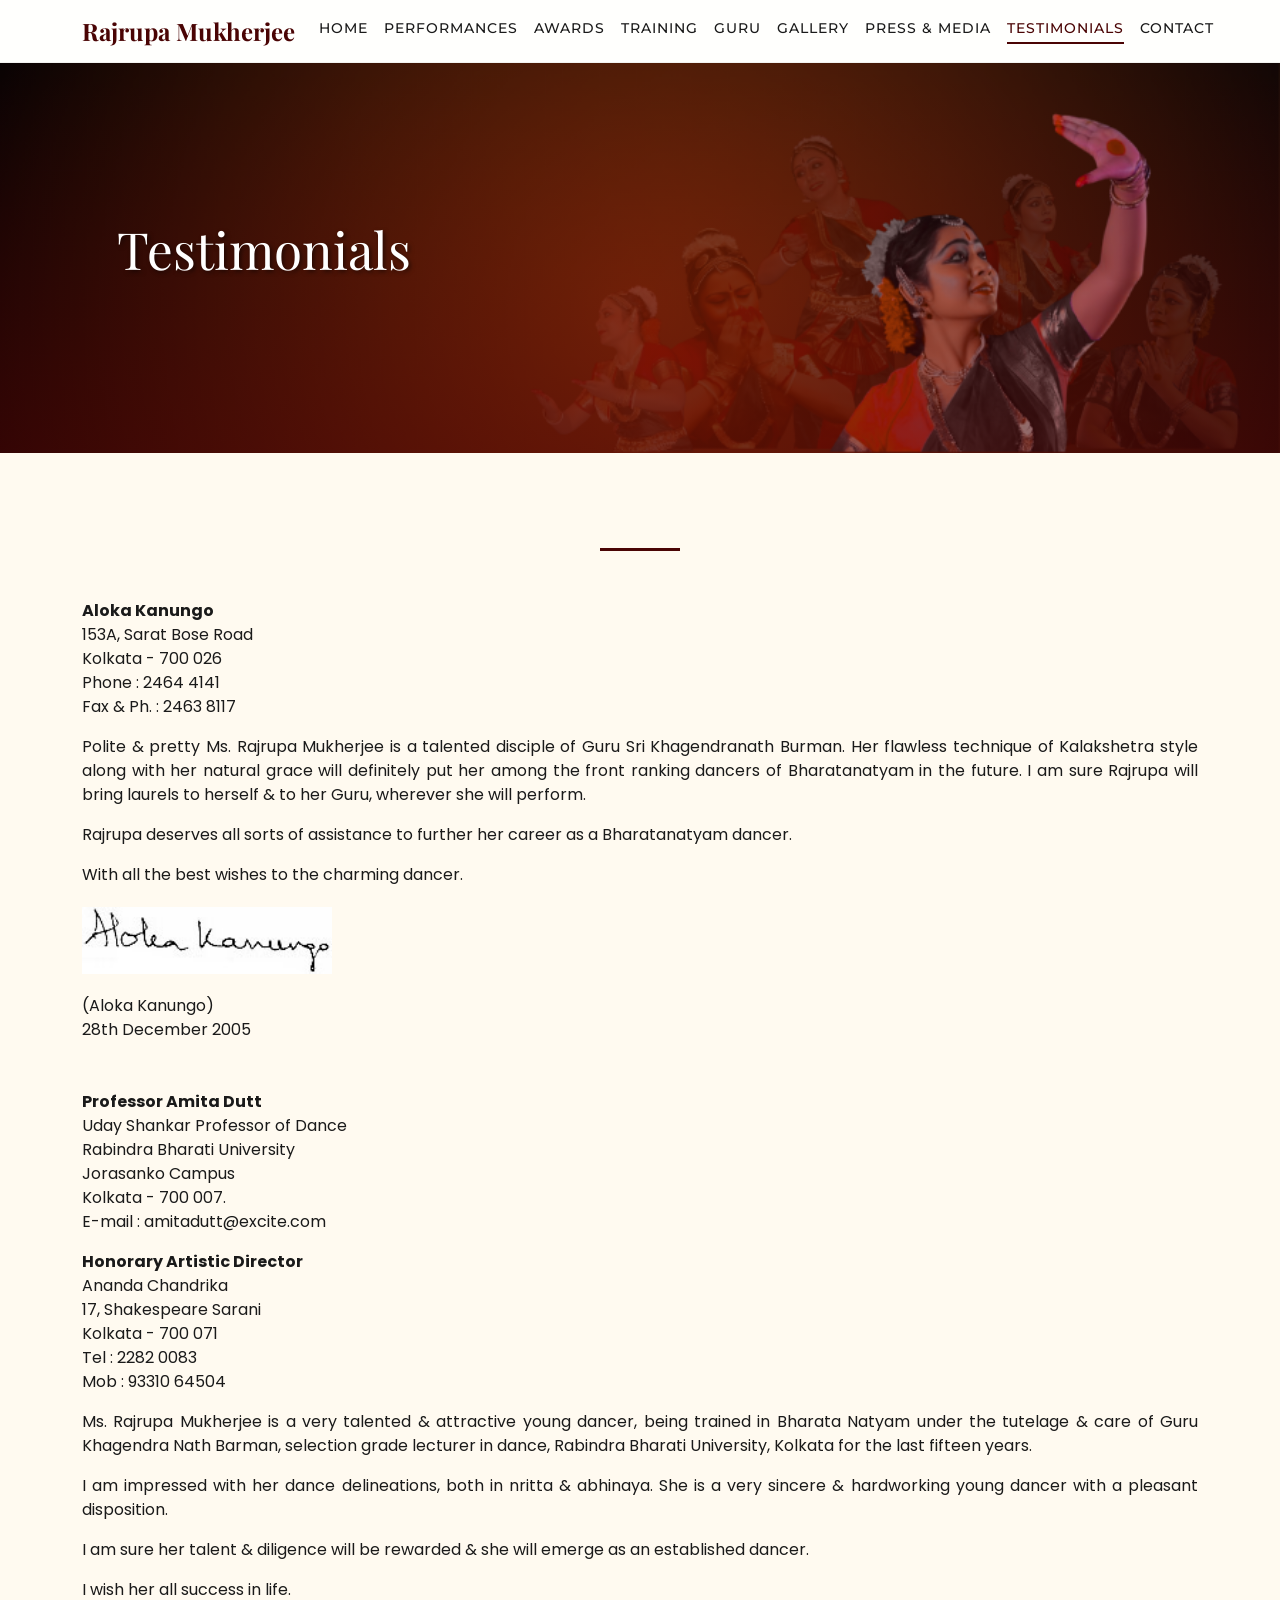
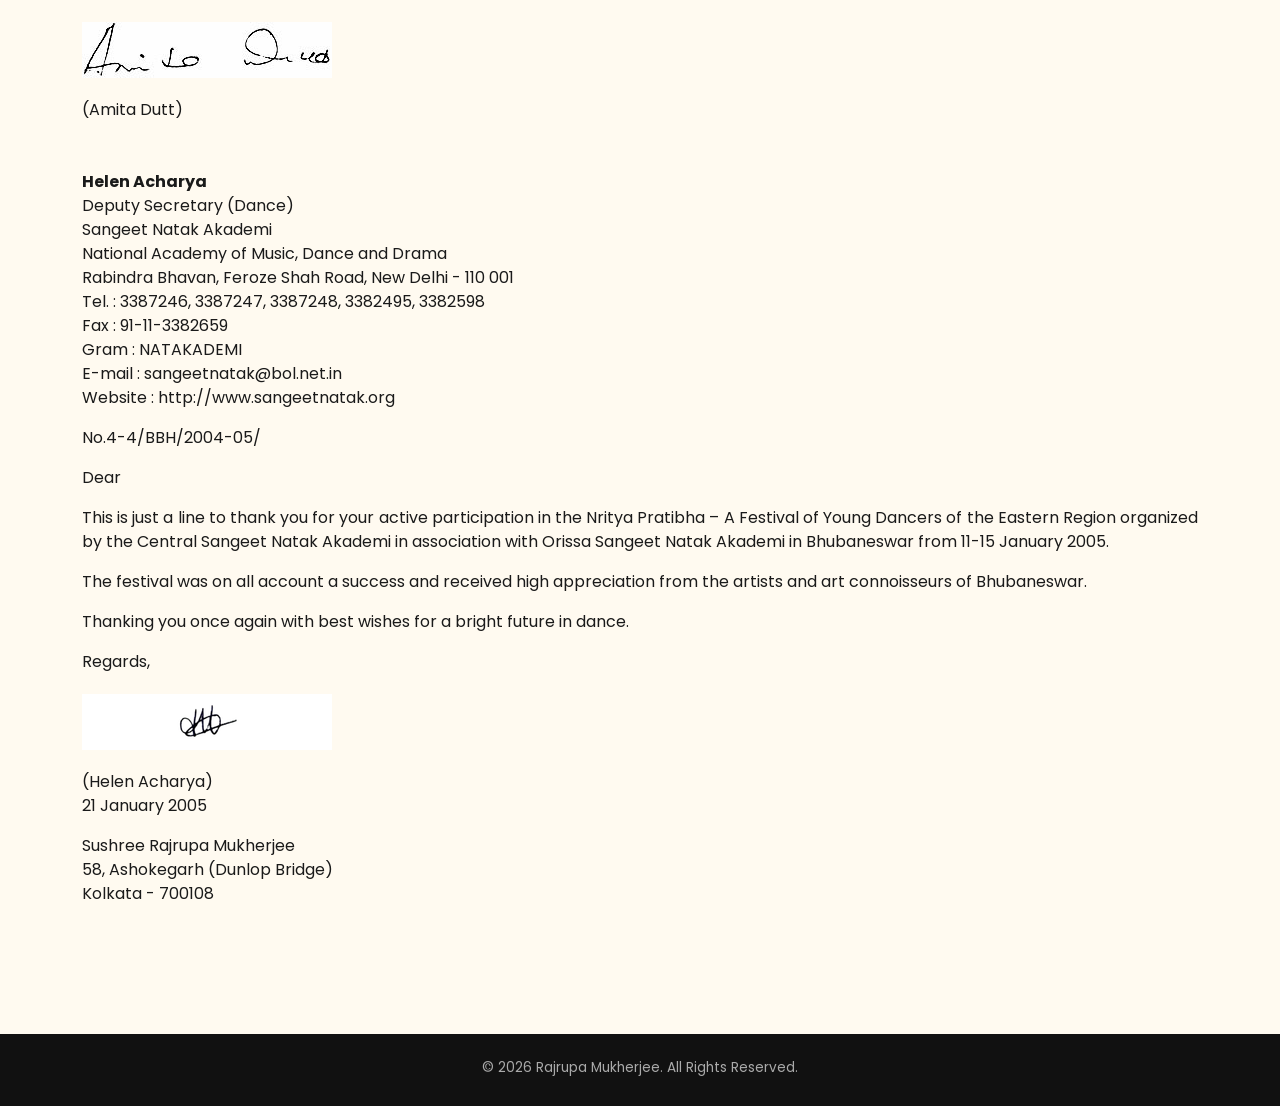
<file: review.html>
<!DOCTYPE html>
<html lang="en">

<head>
    <meta charset="UTF-8">
    <meta name="viewport" content="width=device-width, initial-scale=1.0">
    <title>Testimonials | Rajrupa Mukherjee</title>

    <meta name="description"
        content="Testimonials about Rajrupa Mukherjee's performances and training.">

    <!-- Fonts -->
    <link rel="preconnect" href="https://fonts.googleapis.com">
    <link rel="preconnect" href="https://fonts.gstatic.com" crossorigin>
    <link
        href="https://fonts.googleapis.com/css2?family=Playfair+Display:wght@400;700&family=Montserrat:wght@300;400;500;600&family=Poppins:wght@300;400;600&display=swap"
        rel="stylesheet">

    <!-- Bootstrap CSS -->
    <link href="https://cdn.jsdelivr.net/npm/bootstrap@5.3.0/dist/css/bootstrap.min.css" rel="stylesheet">
    <!-- Font Awesome -->
    <link rel="stylesheet" href="https://cdnjs.cloudflare.com/ajax/libs/font-awesome/6.0.0/css/all.min.css">
    <!-- Custom CSS -->
    <link rel="stylesheet" href="css/modern.css">

    <link rel="icon" type="image/x-icon" href="favicon.ico">
    <style>
        .signature {
            max-width: 250px;
            width: 100%;
            height: auto;
            display: block;
            margin: 20px 0;
        }

        /* Justify only the long paragraph body, not address/contact blocks */
        .review p {
            text-align: justify;
            overflow-wrap: break-word;
            word-wrap: break-word;
            word-break: break-word;
        }

        /* Address / contact / closing blocks should be left-aligned
           so short lines don't get stretched into ugly gaps */
        .review .address-block,
        .review .closing-block {
            text-align: left;
            overflow-wrap: anywhere;
            word-break: break-word;
        }

        /* Mobile tuning */
        @media (max-width: 576px) {
            .review p {
                text-align: left;        /* kill justify on small screens entirely */
                font-size: 0.95rem;
            }
            .signature {
                max-width: 200px;
            }
        }
    </style>
</head>

<body>

    <!-- Navigation -->
    <nav class="navbar navbar-expand-lg fixed-top glass-header" id="mainNavbar">
        <div class="container">
            <a class="navbar-brand" href="index.html">Rajrupa Mukherjee</a>
            <button class="navbar-toggler border-0" type="button" data-bs-toggle="collapse"
                data-bs-target="#navbarContent" aria-controls="navbarContent" aria-expanded="false"
                aria-label="Toggle navigation">
                <span class="navbar-toggler-icon"></span>
            </button>
            <div class="collapse navbar-collapse" id="navbarContent">
                <ul class="navbar-nav ms-auto mb-2 mb-lg-0">
                    <li class="nav-item"><a class="nav-link" href="index.html">Home</a></li>
                    <li class="nav-item"><a class="nav-link" href="performances.html">Performances</a></li>
                    <li class="nav-item"><a class="nav-link" href="awards.html">Awards</a></li>
                    <li class="nav-item"><a class="nav-link" href="training.html">Training</a></li>
                    <li class="nav-item"><a class="nav-link" href="guru.html">Guru</a></li>
                    <li class="nav-item"><a class="nav-link" href="gallery.html">Gallery</a></li>
                    <li class="nav-item"><a class="nav-link" href="press.html">Press & Media</a></li>
                    <li class="nav-item"><a class="nav-link active" href="review.html">Testimonials</a></li>
                    <li class="nav-item"><a class="nav-link" href="contact.html">Contact</a></li>
                </ul>
            </div>
        </div>
    </nav>

    <!-- Hero Section -->
    <header class="hero-section" id="heroSection">
        <img src="images/47.png" alt="Reviews & Comments" class="hero-img">
        <div class="hero-overlay"></div>
        <div class="hero-content">
            <h1 class="hero-title display-4"> Testimonials</h1>
        </div>
    </header>

    <!-- Reviews Section -->
    <section class="section-padding">
        <div class="container">
            <div class="text-center mb-5">
                
                <div class="mx-auto"
                    style="width: 80px; height: 3px; background: var(--primary-color); margin-top: 15px;"></div>
            </div>

            <div class="review mb-5">
                <p class="address-block"><strong>Aloka Kanungo</strong><br>
                    153A, Sarat Bose Road<br>
                    Kolkata - 700 026<br>
                    Phone : 2464 4141<br>
                    Fax &amp; Ph. : 2463 8117</p>
                <p>Polite &amp; pretty Ms. Rajrupa Mukherjee is a talented disciple of Guru Sri Khagendranath Burman. Her
                    flawless technique of Kalakshetra style along with her natural grace will definitely put her among
                    the front ranking dancers of Bharatanatyam in the future. I am sure Rajrupa will bring laurels to
                    herself &amp; to her Guru, wherever she will perform.</p>
                <p>Rajrupa deserves all sorts of assistance to further her career as a Bharatanatyam dancer.</p>
                <p>With all the best wishes to the charming dancer.</p>
                <img src="images/sign2.jpg" alt="Aloka Kanungo signature" class="signature">
                <p class="closing-block">(Aloka Kanungo)<br>28th December 2005</p>
            </div>

            <div class="review mb-5">
                <p class="address-block"><strong>Professor Amita Dutt</strong><br>
                    Uday Shankar Professor of Dance<br>
                    Rabindra Bharati University<br>
                    Jorasanko Campus<br>
                    Kolkata - 700 007.<br>
                    E-mail : amitadutt@excite.com</p>
                <p class="address-block"><strong>Honorary Artistic Director</strong><br>
                    Ananda Chandrika<br>
                    17, Shakespeare Sarani<br>
                    Kolkata - 700 071<br>
                    Tel : 2282 0083<br>
                    Mob : 93310 64504</p>
                <p>Ms. Rajrupa Mukherjee is a very talented &amp; attractive young dancer, being trained in Bharata Natyam
                    under the tutelage &amp; care of Guru Khagendra Nath Barman, selection grade lecturer in dance,
                    Rabindra Bharati University, Kolkata for the last fifteen years.</p>
                <p>I am impressed with her dance delineations, both in nritta &amp; abhinaya. She is a very sincere &amp;
                    hardworking young dancer with a pleasant disposition.</p>
                <p>I am sure her talent &amp; diligence will be rewarded &amp; she will emerge as an established dancer.</p>
                <p>I wish her all success in life.</p>
                <img src="images/sign1.jpg" alt="Amita Dutt signature" class="signature">
                <p class="closing-block">(Amita Dutt)</p>
            </div>

            <div class="review mb-5">
                <p class="address-block"><strong>Helen Acharya</strong><br>
                    Deputy Secretary (Dance)<br>
                    Sangeet Natak Akademi<br>
                    National Academy of Music, Dance and Drama<br>
                    Rabindra Bhavan, Feroze Shah Road, New Delhi - 110 001<br>
                    Tel. : 3387246, 3387247, 3387248, 3382495, 3382598<br>
                    Fax : 91-11-3382659 &nbsp;&nbsp; <br>Gram : NATAKADEMI<br>
                    E-mail : sangeetnatak@bol.net.in<br>
                    Website : http://www.sangeetnatak.org</p>
                <p class="address-block">No.4-4/BBH/2004-05/</p>
                <p class="address-block">Dear</p>
                <p>This is just a line to thank you for your active participation in the Nritya Pratibha &ndash; A Festival
                    of Young Dancers of the Eastern Region organized by the Central Sangeet Natak Akademi in association
                    with Orissa Sangeet Natak Akademi in Bhubaneswar from 11-15 January 2005.</p>
                <p>The festival was on all account a success and received high appreciation from the artists and art
                    connoisseurs of Bhubaneswar.</p>
                <p>Thanking you once again with best wishes for a bright future in dance.</p>
                <p class="address-block">Regards,</p>
                <img src="images/sign3.png" alt="Helen Acharya signature" class="signature">
                <p class="closing-block">(Helen Acharya)<br>21 January 2005</p>
                <p class="closing-block">Sushree Rajrupa Mukherjee<br>
                    58, Ashokegarh (Dunlop Bridge)<br>
                    Kolkata - 700108</p>
            </div>
        </div>
    </section>

    <!-- Footer -->
    <footer class="footer">
        <div class="container text-center">
            <p class="mb-1">&copy; 2026 Rajrupa Mukherjee. All Rights Reserved.</p>
        </div>
    </footer>

    <!-- Bootstrap Bundle -->
    <script src="https://cdn.jsdelivr.net/npm/bootstrap@5.3.0/dist/js/bootstrap.bundle.min.js"></script>
    <script>
        const navbar = document.getElementById('mainNavbar');
        const hero   = document.getElementById('heroSection');

        function adjustHero() {
            hero.style.marginTop = navbar.offsetHeight + 'px';
        }

        window.addEventListener('load', adjustHero);
        adjustHero();
        window.addEventListener('resize', adjustHero);
        document.getElementById('navbarContent').addEventListener('shown.bs.collapse',  adjustHero);
        document.getElementById('navbarContent').addEventListener('hidden.bs.collapse', adjustHero);

        window.addEventListener('scroll', function () {
            if (window.scrollY > 50) {
                navbar.classList.add('shadow-sm');
                navbar.style.background = 'rgba(255, 255, 255, 0.95)';
            } else {
                navbar.classList.remove('shadow-sm');
                navbar.style.background = 'rgba(255, 255, 255, 0.85)';
            }
        });
    </script>
</body>

</html>
</file>
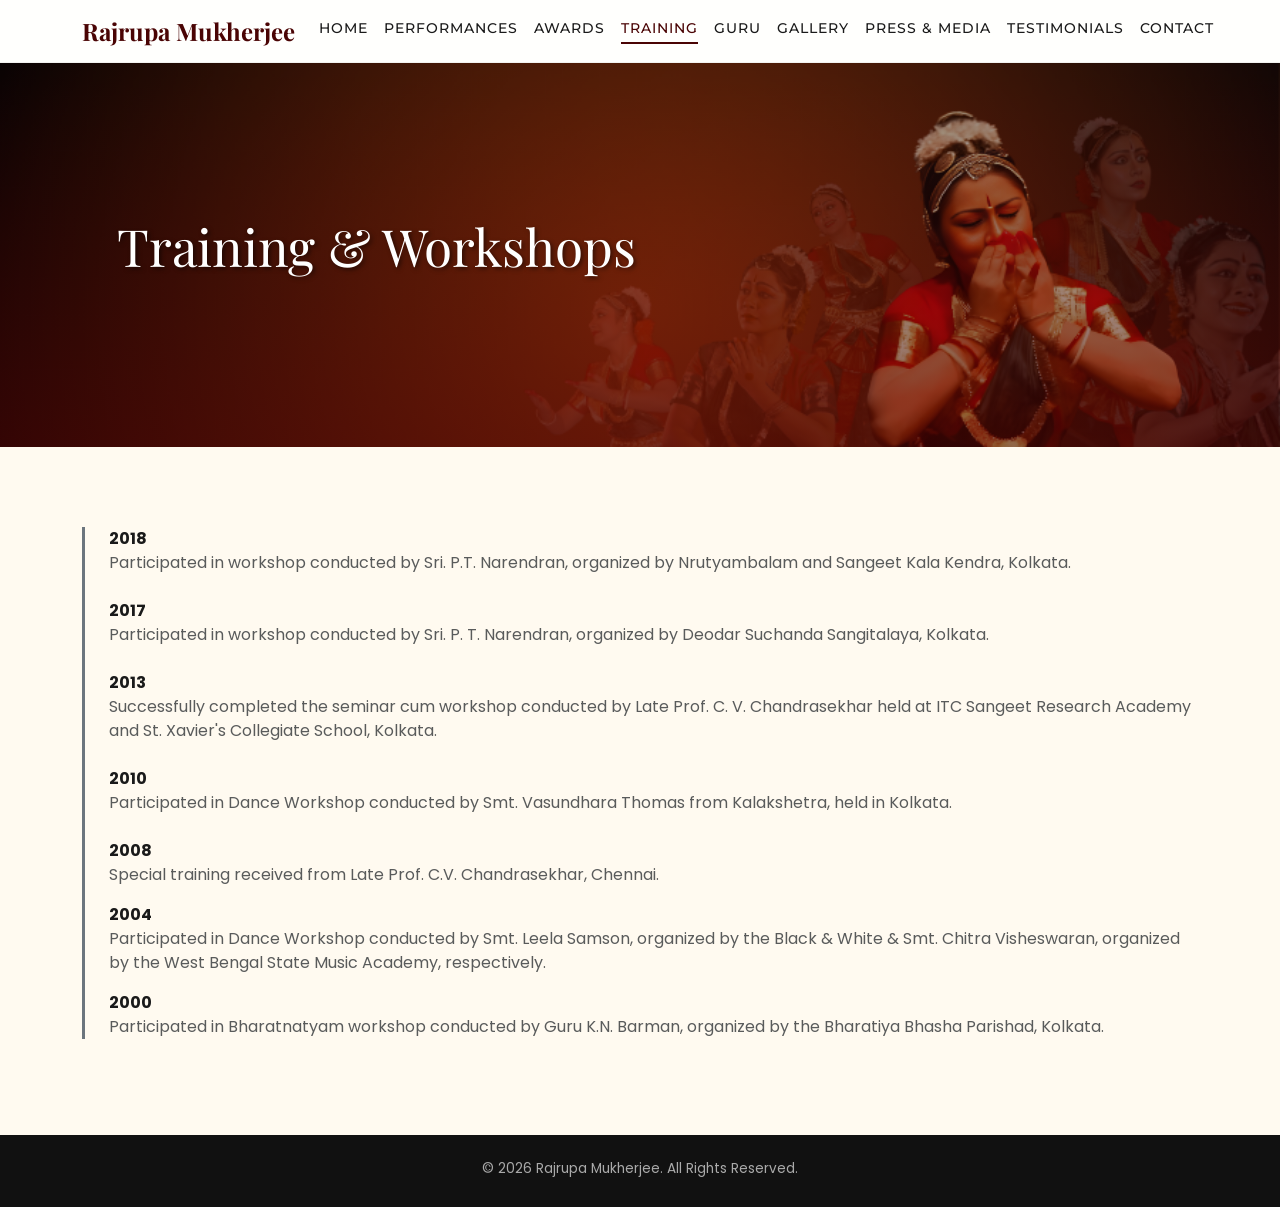
<file: training.html>
<!DOCTYPE html>
<html lang="en">

<head>
    <meta charset="UTF-8">
    <meta name="viewport" content="width=device-width, initial-scale=1.0">
    <title>Training & Workshops | Rajrupa Mukherjee</title>

    <meta name="description"
        content="Bharatanatyam training programs and workshops conducted by Rajrupa Mukherjee in Kolkata.">

    <!-- Fonts -->
    <link rel="preconnect" href="https://fonts.googleapis.com">
    <link rel="preconnect" href="https://fonts.gstatic.com" crossorigin>
    <link
        href="https://fonts.googleapis.com/css2?family=Playfair+Display:wght@400;700&family=Montserrat:wght@300;400;500;600&family=Poppins:wght@300;400;600&display=swap"
        rel="stylesheet">

    <!-- Bootstrap CSS -->
    <link href="https://cdn.jsdelivr.net/npm/bootstrap@5.3.0/dist/css/bootstrap.min.css" rel="stylesheet">
    <!-- Font Awesome -->
    <link rel="stylesheet" href="https://cdnjs.cloudflare.com/ajax/libs/font-awesome/6.0.0/css/all.min.css">
    <!-- Custom CSS -->
    <link rel="stylesheet" href="css/modern.css">

    <link rel="icon" type="image/x-icon" href="favicon.ico">
</head>

<body>

    <!-- Navigation -->
    <nav class="navbar navbar-expand-lg fixed-top glass-header" id="mainNavbar">
        <div class="container">
            <a class="navbar-brand" href="index.html">Rajrupa Mukherjee</a>
            <button class="navbar-toggler border-0" type="button" data-bs-toggle="collapse"
                data-bs-target="#navbarContent">
                <span class="navbar-toggler-icon"></span>
            </button>
            <div class="collapse navbar-collapse" id="navbarContent">
                <ul class="navbar-nav ms-auto mb-2 mb-lg-0">
                    <li class="nav-item"><a class="nav-link" href="index.html">Home</a></li>
                    <li class="nav-item"><a class="nav-link" href="performances.html">Performances</a></li>
                    <li class="nav-item"><a class="nav-link" href="awards.html">Awards</a></li>
                    <li class="nav-item"><a class="nav-link active" href="training.html">Training</a></li>
                    <li class="nav-item"><a class="nav-link" href="guru.html">Guru</a></li>
                    <li class="nav-item"><a class="nav-link" href="gallery.html">Gallery</a></li>
                    <li class="nav-item"><a class="nav-link" href="press.html">Press & Media</a></li>
                    <li class="nav-item"><a class="nav-link" href="review.html">Testimonials</a></li>
                    <li class="nav-item"><a class="nav-link" href="contact.html">Contact</a></li>
                </ul>
            </div>
        </div>
    </nav>

    <!-- Hero Section -->
    <header class="hero-section" id="heroSection">
        <img src="images/43.png" alt="Learn the Art" class="hero-img">
        <div class="hero-overlay"></div>
        <div class="hero-content">
            <h1 class="hero-title display-4">Training & Workshops</h1>
        </div>
    </header>

    <!-- Experience Timeline (Simplified) -->
    <section class="section-padding">
        <div class="container">
            
            <div class="border-start border-3 border-secondary ps-4">
                <div class="mb-4">
                    <span class="fw-bold">2018</span>
                    <p class="text-muted">Participated in workshop conducted by Sri. P.T. Narendran, organized by Nrutyambalam and Sangeet Kala Kendra, Kolkata.</p>
                </div>
                <div class="mb-4">
                    <span class="fw-bold">2017</span>
                    <p class="text-muted">Participated in workshop conducted by Sri. P. T. Narendran, organized by Deodar Suchanda Sangitalaya, Kolkata.</p>
                </div>
                <div class="mb-4">
                    <span class="fw-bold">2013</span>
                    <p class="text-muted">Successfully completed the seminar cum workshop conducted by Late Prof. C. V. Chandrasekhar held at ITC Sangeet Research Academy and St. Xavier's Collegiate School, Kolkata.</p>
                </div>
                <div class="mb-4">
                    <span class="fw-bold">2010</span>
                    <p class="text-muted">Participated in Dance Workshop conducted by Smt. Vasundhara Thomas from Kalakshetra, held in Kolkata.</p>
                </div>
                <div>
                    <span class="fw-bold">2008</span>
                    <p class="text-muted">Special training received from Late Prof. C.V. Chandrasekhar, Chennai.</p>
                </div>
                <div>
                    <span class="fw-bold">2004</span>
                    <p class="text-muted">Participated in Dance Workshop conducted by Smt. Leela Samson, organized by the Black & White & Smt. Chitra Visheswaran, organized by the West Bengal State Music Academy, respectively.</p>
                </div>
                <div>
                    <span class="fw-bold">2000</span>
                    <p class="text-muted">Participated in Bharatnatyam workshop conducted by Guru K.N. Barman, organized by the Bharatiya Bhasha Parishad, Kolkata.</p>
                </div>
            </div>
        </div>
    </section>

    <!-- Footer -->
    <footer class="footer">
        <div class="container text-center">
            <p class="mb-1">&copy; 2026 Rajrupa Mukherjee. All Rights Reserved.</p>
        </div>
    </footer>

    <!-- Bootstrap Bundle -->
    <script src="https://cdn.jsdelivr.net/npm/bootstrap@5.3.0/dist/js/bootstrap.bundle.min.js"></script>
    <script>
        const navbar = document.getElementById('mainNavbar');
        const hero   = document.getElementById('heroSection');

        function adjustHero() {
            hero.style.marginTop = navbar.offsetHeight + 'px';
        }

        window.addEventListener('load', adjustHero);
        adjustHero();
        window.addEventListener('resize', adjustHero);
        document.getElementById('navbarContent').addEventListener('shown.bs.collapse',  adjustHero);
        document.getElementById('navbarContent').addEventListener('hidden.bs.collapse', adjustHero);

        window.addEventListener('scroll', function () {
            if (window.scrollY > 50) {
                navbar.classList.add('shadow-sm');
                navbar.style.background = 'rgba(255, 255, 255, 0.95)';
            } else {
                navbar.classList.remove('shadow-sm');
                navbar.style.background = 'rgba(255, 255, 255, 0.85)';
            }
        });
    </script>
</body>

</html>
</file>
<file: css/modern.css>
:root {
            --primary-color: #4a0404;
            --accent-color: #d4af37;
            --text-dark: #1a1a1a;
            --text-light: #f8f9fa;
            --bg-light: #fffaf0;
            --glass-bg: rgba(255, 255, 255, 0.1);
            --glass-border: rgba(255, 255, 255, 0.2);
            --transition-speed: 0.3s;
            
            /* Navbar height — JS updates this at runtime so the hero
            can subtract it from the viewport height and fill the rest. */
            --nav-h: 0px;
        }
            
        body {
            font-family: 'Poppins', 'Montserrat', sans-serif;
            color: var(--text-dark);
            background-color: var(--bg-light);
            overflow-x: hidden;
        }

        h1, h2, h3, h4, h5, h6 {
            font-family: 'Playfair Display', serif;
            font-weight: 700;
            color: var(--primary-color);
        }

        .glass-panel {
            background: rgba(255, 255, 255, 0.7);
            backdrop-filter: blur(10px);
            -webkit-backdrop-filter: blur(10px);
            border: 1px solid rgba(255, 255, 255, 0.3);
            box-shadow: 0 8px 32px 0 rgba(31, 38, 135, 0.1);
        }

        .glass-header {
            background: rgba(255, 255, 255, 0.85);
            color: #ffffff;
            border-bottom: 1px solid rgba(0, 0, 0, 0.05);
            transition: all var(--transition-speed) ease;
        }

        .navbar {
            padding: 0.5rem 1rem;
        }

        .navbar-brand {
            font-family: 'Playfair Display', serif;
            font-weight: 700;
            font-size: 1.5rem;
            color: var(--primary-color) !important;
        }

        .nav-link {
            font-family: 'Montserrat', sans-serif;
            font-weight: 500;
            font-size: 0.9rem;
            text-transform: uppercase;
            letter-spacing: 1px;
            color: var(--text-dark) !important;
            transition: color var(--transition-speed);
        }

        .nav-item {
            white-space: nowrap;
        }

        .nav-link:hover,
        .nav-link.active {
            color: var(--primary-color) !important;
            position: relative;
        }

        .nav-link::after {
            content: '';
            display: block;
            width: 0;
            height: 2px;
            background: var(--primary-color);
            transition: width var(--transition-speed);
            margin-top: 2px;
        }

        .nav-link:hover::after,
        .nav-link.active::after {
            width: 100%;
        }

        /* ═══════════════════════════════════════════════════════════════
        HERO SECTION (default — used by inner pages)
        - margin-top is set dynamically via JS to always match the
            navbar's actual rendered height at every screen size.
        ═══════════════════════════════════════════════════════════════ */

        .hero-section {
            position: relative;
            width: 100%;
            overflow: hidden;
            display: block;
            font-size: 0;
            line-height: 0;
            color: white;
            /* JS will set margin-top dynamically */
            margin-top: 0;
            transition: margin-top 0.2s ease;
        }

        .hero-img {
            display: block;
            width: 100%;
            height: auto;
            max-width: 100%;
            vertical-align: top;
            margin: 0;
            padding: 0;
            position: relative;
            z-index: 0;
        }

        .hero-overlay {
            position: absolute;
            inset: 0;
            background: linear-gradient(
                rgba(0, 0, 0, 0.3),
                rgba(74, 4, 4, 0.6)
            );
            z-index: 1;
        }

        .hero-content {
            position: absolute;
            top: 50%;
            left: 50%;
            transform: translate(-50%, -50%);
            z-index: 2;
            width: 100%;
            max-width: 1200px;
            padding-left: clamp(1rem, 6vw, 8rem);
            padding-right: clamp(1rem, 3vw, 2rem);
            font-size: 1rem;
            line-height: 1.4;
            text-align: left;
        }

        .hero-title {
            font-size: clamp(1.4rem, 4vw, 4rem);
            line-height: 1.2;
            margin-bottom: 1rem;
            color: white;
            text-shadow: 2px 2px 4px rgba(0, 0, 0, 0.5);
            word-break: break-word;
            animation: fadeInDown 1s ease-out;
        }

        .hero-subtitle {
            font-family: 'Montserrat', sans-serif;
            font-size: clamp(0.9rem, 2vw, 1.5rem);
            font-weight: 300;
            margin-bottom: 2rem;
            color: white;
            text-shadow: 1px 1px 2px rgba(0, 0, 0, 0.5);
            animation: fadeInUp 1s ease-out 0.3s backwards;
        }

        /* ═══════════════════════════════════════════════════════════════
        HOME HERO — FULLSCREEN
        - Fills viewport height minus the navbar height (--nav-h, JS-set).
        - Uses 100dvh so mobile browsers (address-bar resize) behave well,
            with 100vh as a fallback for older browsers.
        - Image covers the entire area on every screen size.
        ═══════════════════════════════════════════════════════════════ */

        .hero-section.home {
            text-align: center;
            /* Fallback for browsers without dvh */
            height: calc(100vh - var(--nav-h, 0px));
            min-height: calc(100vh - var(--nav-h, 0px));
            /* Modern dynamic viewport unit */
            height: calc(100dvh - var(--nav-h, 0px));
            min-height: calc(100dvh - var(--nav-h, 0px));
        }

        .hero-section.home .hero-img {
            position: absolute;
            inset: 0;
            width: 100%;
            height: 100%;
            object-fit: cover;
            object-position: center center;
        }

        .hero-section.home .hero-content {
            /* Override default offset positioning: center across the whole area */
            top: 0;
            left: 0;
            transform: none;
            width: 100%;
            height: 100%;
            max-width: none;
            display: flex;
            flex-direction: column;
            align-items: center;
            justify-content: center;
            text-align: center;
            padding-left: 1rem;
            padding-right: 1rem;
        }

        /* ── Buttons ───────────────────────────────── */
        .btn-custom {
            background-color: var(--accent-color);
            color: #fff;
            border: none;
            padding: 10px 30px;
            border-radius: 50px;
            font-weight: 600;
            text-transform: uppercase;
            letter-spacing: 1px;
            transition: transform var(--transition-speed), box-shadow var(--transition-speed);
        }

        .btn-custom:hover {
            transform: translateY(-2px);
            box-shadow: 0 10px 20px rgba(0, 0, 0, 0.2);
            background-color: #c5a028;
            color: white;
        }

        /* ── Sections ──────────────────────────────── */
        .section-padding {
            padding: 80px 0;
        }

        /* ── About ─────────────────────────────────── */
        .about-img-container {
            position: relative;
            overflow: hidden;
            border-radius: 15px;
            box-shadow: 0 20px 40px rgba(0, 0, 0, 0.15);
        }

        .about-img {
            width: 100%;
            height: auto;
            transition: transform 0.5s ease;
        }

        .about-img-container:hover .about-img {
            transform: scale(1.03);
        }

        /* ── Cards ─────────────────────────────────── */
        .contact-card {
            background: white;
            border-radius: 15px;
            padding: 2rem;
            box-shadow: 0 10px 30px rgba(0, 0, 0, 0.05);
            transition: transform var(--transition-speed);
            border: 1px solid rgba(0, 0, 0, 0.05);
        }

        .contact-card:hover {
            transform: translateY(-5px);
            box-shadow: 0 15px 35px rgba(0, 0, 0, 0.1);
        }

        .contact-icon {
            font-size: 2rem;
            color: var(--primary-color);
            margin-bottom: 1rem;
        }

        /* ── Footer ────────────────────────────────── */
        .footer {
            background: #111;
            color: #aaa;
            padding: 1.5rem 0;
            font-size: 0.85rem;
        }

        .footer a {
            color: var(--accent-color);
            text-decoration: none;
        }

        .footer a:hover {
            color: white;
        }

        /* ── Responsive Navbar ─────────────────────── */
        @media (max-width: 991.98px) {
            .navbar-brand {
                font-size: 1.1rem;
            }
            .navbar {
                padding: 0.4rem 0.75rem;
            }
        }

        @media (max-width: 400px) {
            .navbar-brand {
                font-size: 0.95rem;
            }
        }

        /* ── Animations ────────────────────────────── */
        @keyframes fadeInDown {
            from { opacity: 0; transform: translateY(-30px); }
            to   { opacity: 1; transform: translateY(0); }
        }

        @keyframes fadeInUp {
            from { opacity: 0; transform: translateY(30px); }
            to   { opacity: 1; transform: translateY(0); }
        }
</file>
<file: css/responsive.css>
/* ============================================
   RESPONSIVE FIXES — Rajrupa Mukherjee Website
   Add AFTER modern.css in all HTML pages
   ============================================ */

/* ── Base Resets ───────────────────────────── */
*, *::before, *::after {
    box-sizing: border-box;
}

img {
    max-width: 100%;
    height: auto;
    display: block;
    vertical-align: top;
    margin: 0;
    padding: 0;
}

/* ── Body overflow guard ───────────────────── */
body {
    overflow-x: hidden;
}

/* ── Navbar ────────────────────────────────── */
.navbar {
    padding-top: 0.5rem;
    padding-bottom: 0.5rem;
}

.navbar-brand {
    font-size: clamp(0.95rem, 2vw, 1.25rem);
    white-space: nowrap;
    flex-shrink: 0;
    margin-right: 1rem;
}

@media (min-width: 992px) {
    .navbar-nav {
        flex-wrap: nowrap;
        align-items: center;
        gap: 0;
    }

    .navbar-nav .nav-link {
        padding-left: 0.55rem;
        padding-right: 0.55rem;
        font-size: clamp(0.72rem, 1vw, 0.88rem);
        white-space: nowrap;
    }

    .navbar-collapse {
        flex-shrink: 1;
        min-width: 0;
    }
}

@media (min-width: 1200px) {
    .navbar-nav .nav-link {
        padding-left: 0.75rem;
        padding-right: 0.75rem;
        font-size: 0.9rem;
    }
}

@media (min-width: 1400px) {
    .navbar-nav .nav-link {
        padding-left: 0.9rem;
        padding-right: 0.9rem;
        font-size: 0.95rem;
    }
}

/* ═══════════════════════════════════════════════════════════════
   HOME HERO — FULLY RESPONSIVE
   
   - DESKTOP/TABLET: fullscreen viewport height, image covers
   - MOBILE: fills width, image covers (no letterboxing), title overlays
   ═══════════════════════════════════════════════════════════════ */

/* DESKTOP — fullscreen */
.hero-section.home {
    height: calc(100vh - var(--nav-h, 0px));
    height: calc(100dvh - var(--nav-h, 0px));
}

.hero-section.home .hero-img {
    width: 100% !important;
    height: 100% !important;
    object-fit: cover !important;
    object-position: center center !important;
}

/* TABLET */
@media (max-width: 991.98px) {
    .hero-section.home {
        height: calc(100vh - var(--nav-h, 0px));
        height: calc(100dvh - var(--nav-h, 0px));
        min-height: 500px;
    }
    .hero-section.home .hero-img {
        object-position: center top !important;
    }
}

/* ═══════════════════════════════════════════════════════════════
   MOBILE HERO — shows the FULL image scaled to fit width.
   No cropping from sides. Hero height = image's natural height
   at the current width, so there's no white space anywhere.
   Title overlays centered on top of the image.
   ═══════════════════════════════════════════════════════════════ */

@media (max-width: 767.98px) {
    .hero-section.home {
        /* Let the image dictate the hero's height — no forced viewport height,
           no min/max heights, no cropping. */
        height: auto !important;
        min-height: 0 !important;
        max-height: none !important;
        position: relative !important;
        display: block !important;
        overflow: hidden !important;
        line-height: 0 !important;
        font-size: 0 !important;
    }

    .hero-section.home .hero-img {
        /* Flow naturally: full width, height scales by aspect ratio.
           Whole image is visible — nothing cropped from sides or top/bottom. */
        position: relative !important;
        inset: auto !important;
        width: 100% !important;
        height: auto !important;
        max-width: 100% !important;
        max-height: none !important;
        object-fit: fill !important;   /* image is already the right shape — just draw it */
        display: block !important;
    }

    .hero-section.home .hero-overlay {
        display: block !important;
        position: absolute !important;
        inset: 0 !important;
        background: linear-gradient(
            rgba(0, 0, 0, 0.30),
            rgba(74, 4, 4, 0.55)
        ) !important;
        z-index: 1 !important;
    }

    .hero-section.home .hero-content {
        position: absolute !important;
        top: 50% !important;
        left: 50% !important;
        transform: translate(-50%, -50%) !important;
        width: 100% !important;
        height: auto !important;
        max-width: none !important;
        padding: 0 1rem !important;
        margin: 0 !important;
        background: transparent !important;
        display: flex !important;
        align-items: center !important;
        justify-content: center !important;
        z-index: 2 !important;
        line-height: 1.2 !important;
    }

    .hero-section.home .hero-title {
        font-size: clamp(1.4rem, 6vw, 2.2rem) !important;
        margin: 0 !important;
        padding: 0 !important;
        color: #fff !important;
        text-align: center !important;
        text-shadow: 2px 2px 8px rgba(0, 0, 0, 0.6) !important;
        line-height: 1.2 !important;
    }
}

/* SMALL MOBILE — slightly tighter title */
@media (max-width: 575.98px) {
    .hero-section.home .hero-title {
        font-size: clamp(1.2rem, 5.5vw, 1.8rem) !important;
    }
}

/* ── Hero — INNER PAGES (not home) ─────────── */
/* Keep title LEFT-aligned (like "Honors & Awards"), just contain it
   safely within the viewport on smaller screens. */

@media (max-width: 991.98px) {
    .hero-section:not(.home) .hero-content {
        padding-left: clamp(1rem, 5vw, 3rem) !important;
        padding-right: 1.5rem !important;
        max-width: 100% !important;
    }
}

@media (max-width: 767.98px) {
    .hero-section:not(.home) .hero-content {
        padding-left: 1.5rem !important;
        padding-right: 1.25rem !important;
        max-width: 100% !important;
    }
    .hero-section:not(.home) .hero-title {
        font-size: clamp(1.3rem, 5vw, 2rem) !important;
        word-break: break-word !important;
    }
}

@media (max-width: 575.98px) {
    .hero-section:not(.home) .hero-content {
        padding-left: 1.25rem !important;
        padding-right: 1rem !important;
        max-width: 100% !important;
    }
    .hero-section:not(.home) .hero-title {
        font-size: clamp(1.1rem, 4.5vw, 1.6rem) !important;
    }
}

/* ═══════════════════════════════════════════════════════════════
   ABOUT IMAGE — properly sized on every screen
   Desktop: tall and balanced with the text column.
   Tablet/mobile: scaled down progressively so it never dominates.
   ═══════════════════════════════════════════════════════════════ */

.about-img-container {
    overflow: hidden;
    border-radius: 12px;
    width: 100%;
    margin: 0 auto;
    aspect-ratio: 960 / 1280;
}

.about-img {
    width: 100%;
    height: 100%;
    object-fit: cover;
    object-position: center bottom;
    display: block;
}

/* DESKTOP (≥992px) — image grows taller to balance text column */
@media (min-width: 992px) {
    .about-img-container {
        max-width: 100%;
    }
    .about-img {
        height: 100%;
        max-height: none;
        object-fit: cover;
        object-position: center bottom;
    }
}

/* LARGE DESKTOP (≥1200px) — a touch taller */
@media (min-width: 1200px) {
    .about-img {
        height: auto;
        max-height: none;
    }
}

/* XL DESKTOP (≥1400px) */
@media (min-width: 1400px) {
    .about-img {
        height: auto;
        max-height: none;
    }
}

/* TABLET (≤991px) — centered, moderate size */
@media (max-width: 991.98px) {
    .about-img-container,
    .col-lg-5 .about-img-container,
    .col-lg-7 .about-img-container {
        max-width: 380px !important;
        width: 70% !important;
        margin: 0 auto 1.5rem auto !important;
    }
    .about-img-container .about-img,
    .col-lg-5 .about-img-container .about-img,
    .col-lg-7 .about-img-container .about-img {
        max-height: 440px !important;
        height: auto !important;
        width: 100% !important;
        object-fit: cover !important;
        object-position: center top !important;
    }

    .sticky-lg-top {
        position: static !important;
        top: auto !important;
    }
}

/* MOBILE (≤768px) — visibly smaller */
@media (max-width: 767.98px) {
    .about-img-container,
    .col-lg-5 .about-img-container,
    .col-lg-7 .about-img-container {
        max-width: 260px !important;
        width: 65% !important;
        border-radius: 10px !important;
        margin: 0 auto 1.25rem auto !important;
    }
    .about-img-container .about-img,
    .col-lg-5 .about-img-container .about-img,
    .col-lg-7 .about-img-container .about-img {
        max-height: 300px !important;
        height: auto !important;
        width: 100% !important;
    }
}

/* SMALL MOBILE (≤576px) */
@media (max-width: 575.98px) {
    .about-img-container,
    .col-lg-5 .about-img-container,
    .col-lg-7 .about-img-container {
        max-width: 220px !important;
        width: 60% !important;
    }
    .about-img-container .about-img,
    .col-lg-5 .about-img-container .about-img,
    .col-lg-7 .about-img-container .about-img {
        max-height: 260px !important;
        height: auto !important;
    }
}

/* EXTRA SMALL — phones under 400px */
@media (max-width: 400px) {
    .about-img-container,
    .col-lg-5 .about-img-container,
    .col-lg-7 .about-img-container {
        max-width: 200px !important;
        width: 60% !important;
    }
    .about-img-container .about-img,
    .col-lg-5 .about-img-container .about-img,
    .col-lg-7 .about-img-container .about-img {
        max-height: 240px !important;
        height: auto !important;
    }
}

/* TINY — phones under 340px (e.g. 320px viewport) */
@media (max-width: 340px) {
    .about-img-container,
    .col-lg-5 .about-img-container,
    .col-lg-7 .about-img-container {
        max-width: 180px !important;
        width: 60% !important;
    }
    .about-img-container .about-img,
    .col-lg-5 .about-img-container .about-img,
    .col-lg-7 .about-img-container .about-img {
        max-height: 215px !important;
        height: auto !important;
    }
}

/* ── Section Padding ───────────────────────── */
.section-padding {
    padding-top: 3rem;
    padding-bottom: 3rem;
}

@media (max-width: 767.98px) {
    .section-padding {
        padding-top: 2rem;
        padding-bottom: 2rem;
    }
}

@media (max-width: 575.98px) {
    .section-padding {
        padding-top: 1.5rem;
        padding-bottom: 1.5rem;
    }
}

/* ── Typography Scaling ────────────────────── */
h1 { font-size: clamp(1.6rem, 4vw, 3rem); }
h2 { font-size: clamp(1.4rem, 3vw, 2.2rem); }
h3 { font-size: clamp(1.15rem, 2.5vw, 1.75rem); }
h4 { font-size: clamp(1.05rem, 2vw, 1.5rem); }
h5 { font-size: clamp(0.95rem, 1.8vw, 1.25rem); }

p, li {
    font-size: clamp(0.9rem, 1.5vw, 1rem);
    line-height: 1.7;
}

.lead {
    font-size: clamp(0.95rem, 1.6vw, 1.15rem) !important;
}

/* ── Timeline ──────────────────────────────── */
.timeline {
    position: relative;
    padding: 20px 0;
}

.timeline::before {
    content: '';
    position: absolute;
    top: 0;
    bottom: 0;
    left: 20px;
    width: 2px;
    background: var(--accent-color, #c9a84c);
}

.timeline-item {
    position: relative;
    margin-bottom: 40px;
    padding-left: 50px;
}

.timeline-item::before {
    content: '';
    position: absolute;
    left: 11px;
    top: 5px;
    width: 20px;
    height: 20px;
    border-radius: 50%;
    background: var(--primary-color, #8B4513);
    border: 3px solid #fff;
    flex-shrink: 0;
}

.timeline-year {
    font-family: 'Playfair Display', serif;
    font-size: clamp(1.1rem, 2.5vw, 1.5rem);
    color: var(--primary-color, #8B4513);
    margin-bottom: 10px;
    font-weight: bold;
}

@media (max-width: 575.98px) {
    .timeline-item {
        padding-left: 40px;
        margin-bottom: 28px;
    }

    .timeline::before {
        left: 14px;
    }

    .timeline-item::before {
        left: 5px;
        width: 18px;
        height: 18px;
    }
}

/* ── Glass Panel ───────────────────────────── */
.glass-panel {
    overflow: hidden;
    word-break: break-word;
}

/* ── Grid Columns ──────────────────────────── */
@media (max-width: 991.98px) {
    .col-lg-5,
    .col-lg-7 {
        width: 100%;
        max-width: 100%;
        padding-left: 15px;
        padding-right: 15px;
    }

    .ps-lg-5 {
        padding-left: 15px !important;
    }

    /* Center text content of about section nicely on tablet/mobile */
    .row.align-items-center > [class*="col-lg-7"] {
        text-align: left;
    }
}

/* ── Container max-width ───────────────────── */
.container {
    max-width: 100%;
    padding-left: 15px;
    padding-right: 15px;
}

@media (min-width: 576px)  { .container { max-width: 540px; } }
@media (min-width: 768px)  { .container { max-width: 720px; } }
@media (min-width: 992px)  { .container { max-width: 960px; } }
@media (min-width: 1200px) { .container { max-width: 1140px; } }
@media (min-width: 1400px) { .container { max-width: 1320px; } }

/* ── Footer ────────────────────────────────── */
.footer {
    padding: 2rem 1rem;
    word-break: break-word;
}

@media (max-width: 575.98px) {
    .footer {
        padding: 1.5rem 0.75rem;
    }
    .footer p {
        font-size: 0.8rem;
    }
}

/* ── Mobile Menu ───────────────────────────── */
@media (max-width: 991.98px) {
    .navbar-collapse.collapse.show,
    .navbar-collapse.collapsing {
        background: rgba(255, 255, 255, 0.97);
        padding: 1rem;
        border-radius: 0 0 8px 8px;
        box-shadow: 0 4px 12px rgba(0,0,0,0.1);
    }

    .navbar-nav .nav-link {
        padding: 0.6rem 0.5rem;
        font-size: 0.95rem;
        border-bottom: 1px solid rgba(0,0,0,0.06);
    }

    .navbar-nav .nav-item:last-child .nav-link {
        border-bottom: none;
    }
}

/* ── Guru page: stacked images on mobile ───── */
@media (max-width: 991.98px) {
    .about-img-container + .about-img-container {
        margin-top: 1.25rem !important;
    }
}

@media (max-width: 767.98px) {
    .about-img-container + .about-img-container {
        margin-top: 1rem !important;
    }
}

/* ═══════════════════════════════════════════════════════════════
   GALLERY PAGE — always 3 columns, tiles shrink on smaller screens
   The inline CSS in gallery.html forces height: 300px and uses
   object-fit: fill. We override here so tiles scale down nicely
   while keeping a 3-column grid on every screen size.
   ═══════════════════════════════════════════════════════════════ */

/* Force every gallery item to take 1/3 of the row at all screen sizes.
   This overrides Bootstrap's default behaviour that would collapse
   col-md-4 into a full-width column below 768px. */
.gallery-item {
    flex: 0 0 auto;
    width: 33.3333% !important;
    max-width: 33.3333% !important;
}

.gallery-img-container img {
    object-fit: cover !important;
}

/* TABLET (≤991px) */
@media (max-width: 991.98px) {
    .gallery-img-container {
        height: 220px !important;
    }
}

/* SMALL TABLET / LARGE MOBILE (≤768px) */
@media (max-width: 767.98px) {
    .gallery-img-container {
        height: 170px !important;
        border-radius: 8px !important;
    }
    #gallery-grid.row.g-4 {
        --bs-gutter-x: 0.75rem;
        --bs-gutter-y: 0.75rem;
    }
}

/* MOBILE (≤576px) */
@media (max-width: 575.98px) {
    .gallery-img-container {
        height: 120px !important;
        border-radius: 6px !important;
    }
    #gallery-grid.row.g-4 {
        --bs-gutter-x: 0.5rem;
        --bs-gutter-y: 0.5rem;
    }
}

/* EXTRA SMALL — phones under 400px */
@media (max-width: 400px) {
    .gallery-img-container {
        height: 95px !important;
        border-radius: 5px !important;
    }
    #gallery-grid.row.g-4 {
        --bs-gutter-x: 0.4rem;
        --bs-gutter-y: 0.4rem;
    }
}

/* TINY — phones under 340px */
@media (max-width: 340px) {
    .gallery-img-container {
        height: 80px !important;
    }
}

/* ── Contact / Cards ───────────────────────── */
@media (max-width: 575.98px) {
    .contact-card {
        padding: 1.5rem 1rem;
    }
    .contact-icon {
        font-size: 1.6rem;
    }
}

/* ═══════════════════════════════════════════════════════════════
   CONTACT PAGE — prevent overflow, wrap long email cleanly
   ═══════════════════════════════════════════════════════════════ */

.contact-card,
.contact-card * {
    word-wrap: break-word;
    overflow-wrap: break-word;
    word-break: break-word;
}

.contact-card .contact-email {
    word-break: break-all;
    overflow-wrap: anywhere;
    font-size: clamp(0.85rem, 2.2vw, 1rem);
}

.contact-card .d-flex {
    flex-wrap: nowrap;
    min-width: 0;
}

.contact-card .d-flex > div:last-child {
    min-width: 0;
    flex: 1 1 auto;
}

@media (max-width: 575.98px) {
    .contact-card {
        padding: 1.25rem 1rem !important;
    }
    .contact-card h5 {
        font-size: 1rem;
    }
    .contact-card p {
        font-size: 0.9rem;
    }
    .contact-icon {
        font-size: 1.4rem !important;
    }
    .contact-card .fa-2x {
        font-size: 1.5em !important;
    }
    .contact-card .me-3 {
        margin-right: 0.75rem !important;
    }
}

@media (max-width: 400px) {
    .contact-card {
        padding: 1rem 0.75rem !important;
    }
    .contact-card h5 {
        font-size: 0.95rem;
    }
    .contact-card p {
        font-size: 0.85rem;
    }
    .contact-card .fa-2x {
        font-size: 1.3em !important;
    }
    .contact-card .me-3 {
        margin-right: 0.6rem !important;
    }
}

/* Map iframe — keep it nicely sized on mobile */
@media (max-width: 767.98px) {
    .contact-map-row .ratio {
        max-height: 320px;
    }
}

/* ── Buttons on small screens ──────────────── */
@media (max-width: 575.98px) {
    .btn-custom {
        padding: 9px 22px;
        font-size: 0.85rem;
        letter-spacing: 0.5px;
    }
}

/* Override to show full about image */
.about-img-container .about-img,
.col-lg-5 .about-img-container .about-img,
.col-lg-7 .about-img-container .about-img {
    height: 100% !important;
    max-height: none !important;
    object-fit: cover !important;
    object-position: center bottom !important;
}

/* Smaller guru image container */
.smaller-guru-img {
    width: 70% !important;
    margin-left: auto !important;
    margin-right: auto !important;
    aspect-ratio: 1 / 1 !important;
    min-height: unset !important;
    max-height: unset !important;
    flex-grow: unset !important;
}

.smaller-guru-img.about-img-container {
    aspect-ratio: 1 / 1 !important;
}

.smaller-guru-img .about-img {
    width: 100% !important;
    height: 100% !important;
    object-fit: cover !important;
    object-position: center center !important;
}
</file>
